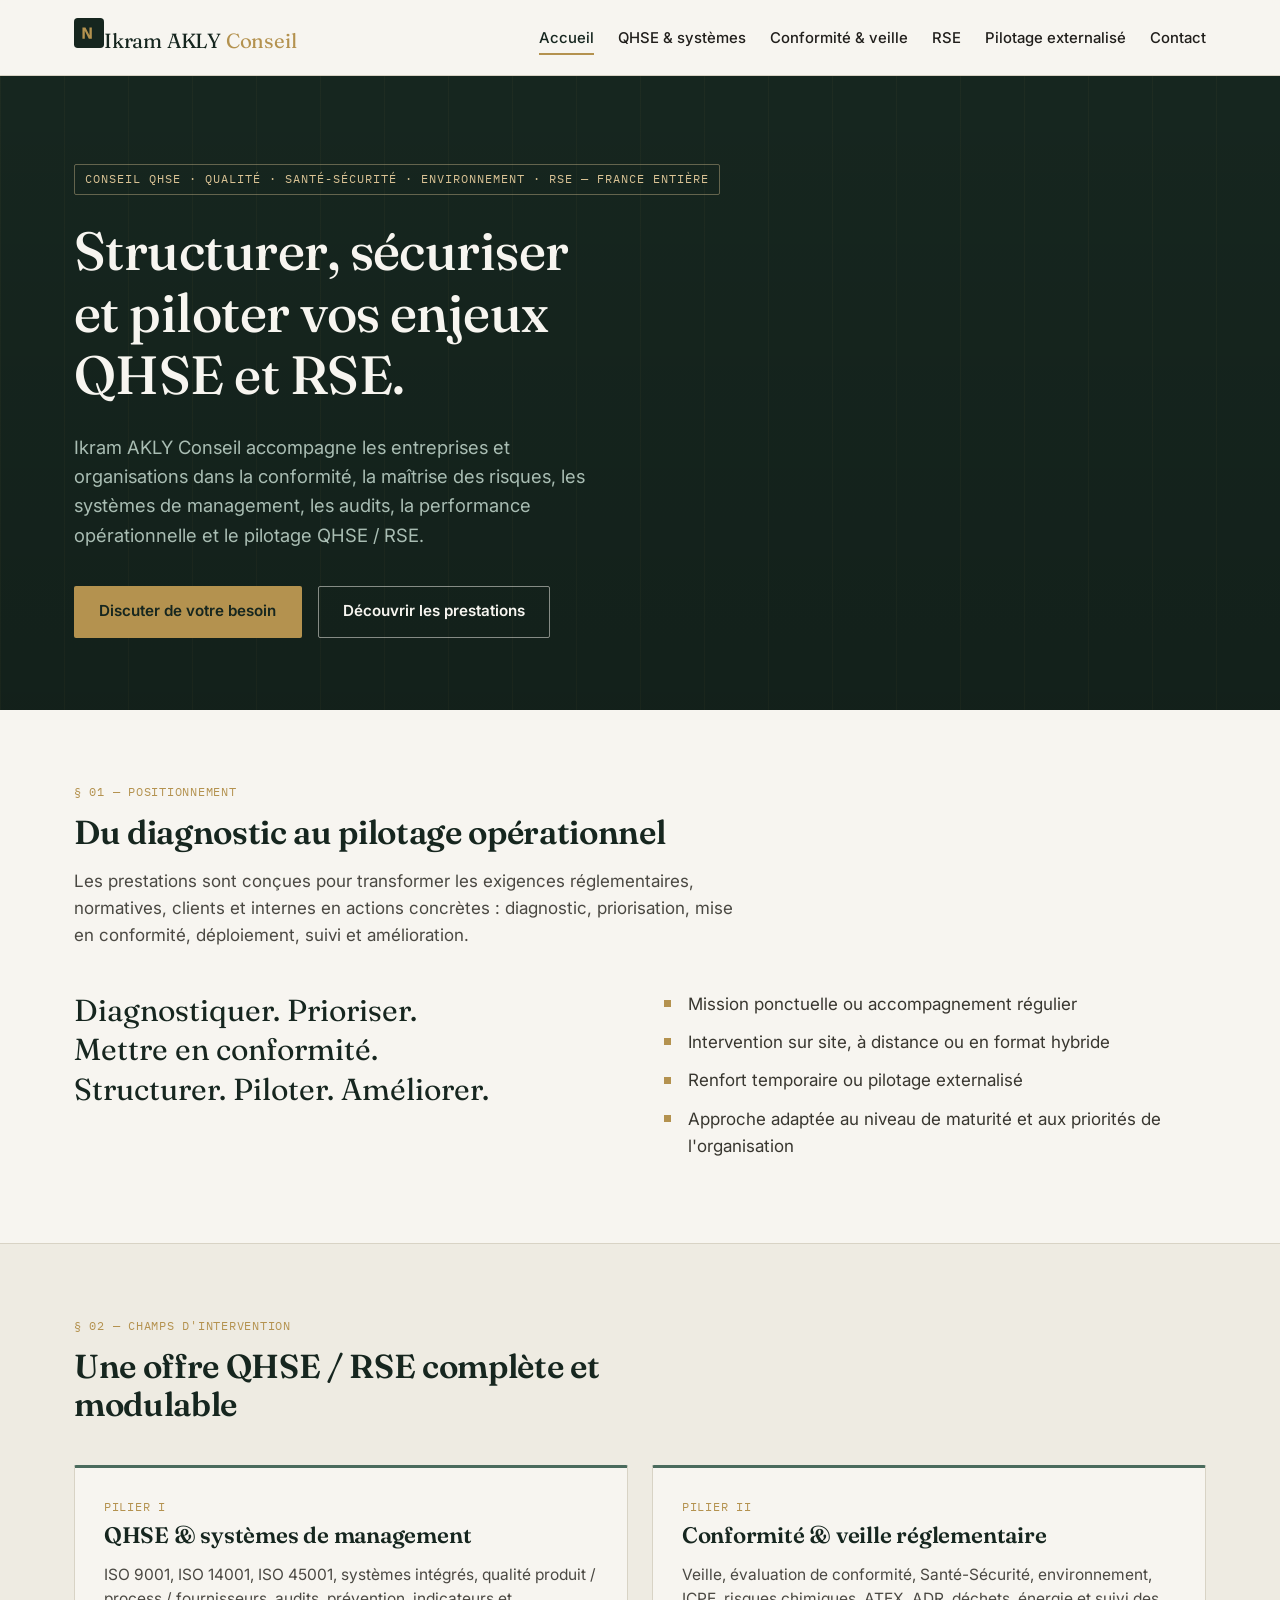
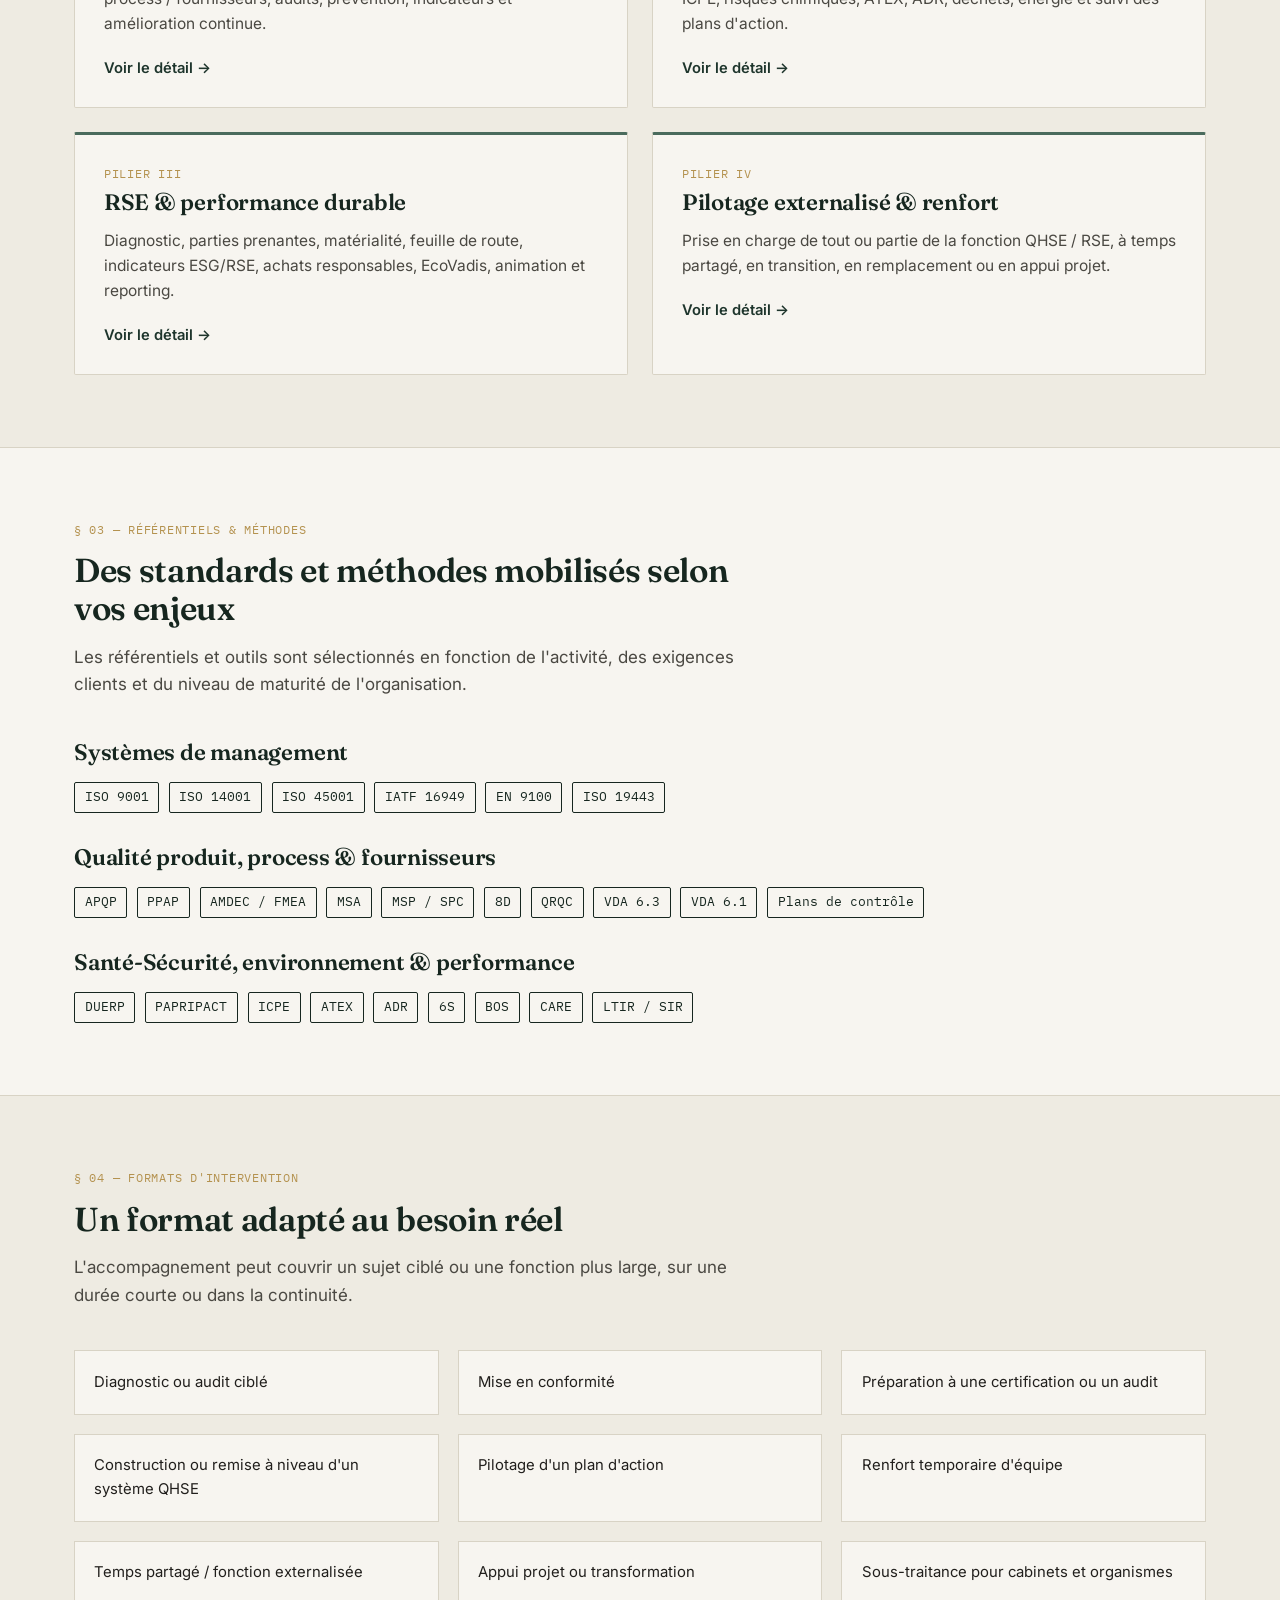
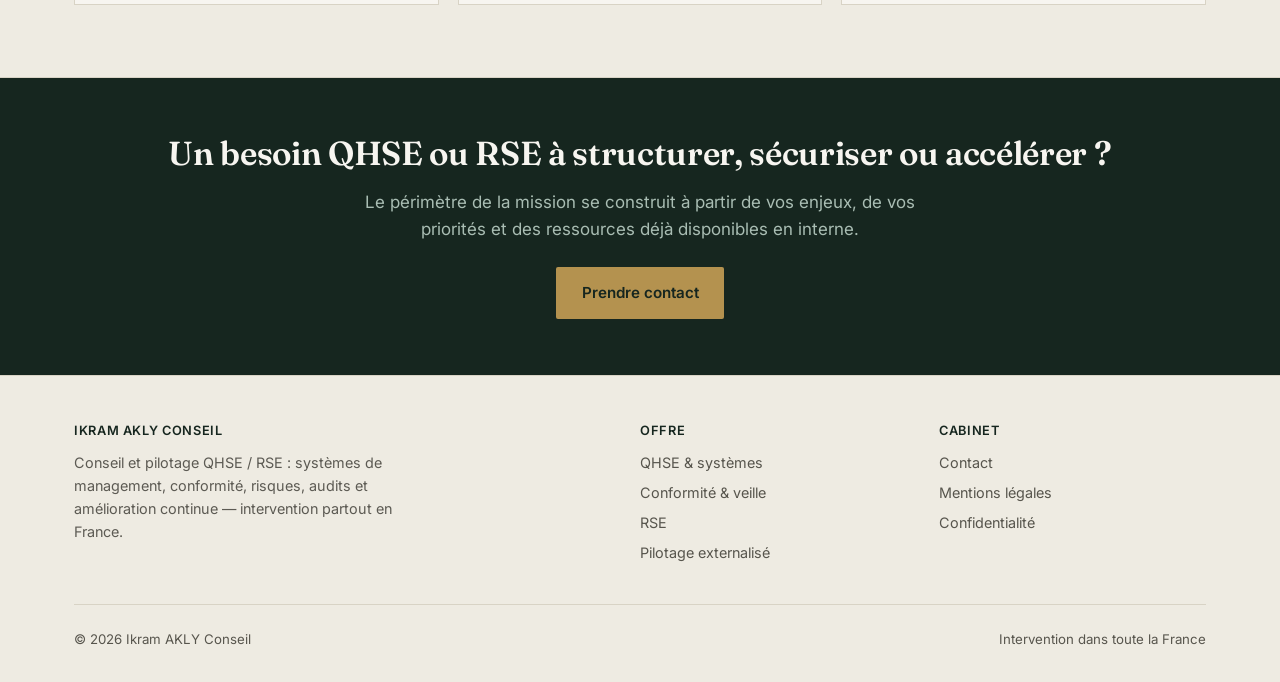
<file: index.html>
<!DOCTYPE html><html lang="fr"><head>
<meta charset="UTF-8"><meta name="viewport" content="width=device-width, initial-scale=1.0">
<title>Ikram AKLY Conseil — Conseil & pilotage QHSE / RSE</title><meta name="description" content="Conseil et pilotage QHSE / RSE partout en France : systèmes de management, conformité, qualité, prévention, audits, amélioration continue, RSE et renfort externalisé."><link rel="canonical" href="https://ikram-akly-conseil.pages.dev/"><link rel="icon" href="favicon.svg" type="image/svg+xml">
<meta property="og:type" content="website"><meta property="og:title" content="Ikram AKLY Conseil — Conseil & pilotage QHSE / RSE"><meta property="og:description" content="Conseil et pilotage QHSE / RSE partout en France : systèmes de management, conformité, qualité, prévention, audits, amélioration continue, RSE et renfort externalisé."><meta property="og:url" content="https://ikram-akly-conseil.pages.dev/"><meta property="og:locale" content="fr_FR"><meta name="twitter:card" content="summary">
<link rel="preconnect" href="https://fonts.googleapis.com"><link rel="preconnect" href="https://fonts.gstatic.com" crossorigin><link href="https://fonts.googleapis.com/css2?family=Fraunces:opsz,wght@9..144,500;9..144,600&family=Inter:wght@400;500;600;700&family=IBM+Plex+Mono:wght@500&display=swap" rel="stylesheet"><link rel="stylesheet" href="css/style.css">
<script type="application/ld+json">{"@context": "https://schema.org", "@type": "ProfessionalService", "name": "Ikram AKLY Conseil", "description": "Conseil et pilotage QHSE / RSE : systèmes de management, conformité, qualité, prévention, audits, amélioration continue et renfort externalisé.", "areaServed": ["France"], "url": "https://ikram-akly-conseil.pages.dev/", "knowsAbout": ["QHSE", "ISO 9001", "ISO 14001", "ISO 45001", "IATF 16949", "EN 9100", "ISO 19443", "APQP", "PPAP", "FMEA", "MSA", "SPC", "VDA 6.3", "ICPE", "ATEX", "ADR", "RSE", "EcoVadis"]}</script></head><body><a href="#main" class="skip-link">Aller au contenu principal</a><header class="site-header">
  <div class="nav-wrap">
    <a href="index.html" class="brand"><span class="brand-mark"><svg viewBox="0 0 32 32" width="30" height="30" xmlns="http://www.w3.org/2000/svg" aria-hidden="true"><rect width="32" height="32" rx="4" fill="#16261f"/><path d="M9 22V10h3.2l4.3 8.4V10H19v12h-3.2l-4.3-8.4V22H9z" fill="#b4924f"/></svg></span>Ikram AKLY <span class="mark">Conseil</span></a>
    <button class="nav-toggle" aria-label="Ouvrir le menu" aria-expanded="false"><svg width="22" height="22" viewBox="0 0 22 22" fill="none"><path d="M3 6H19M3 11H19M3 16H19" stroke="#16261f" stroke-width="1.6" stroke-linecap="round"/></svg></button>
    <nav class="main-nav" aria-label="Navigation principale"><ul>
      <li><a href="index.html">Accueil</a></li><li><a href="qse.html">QHSE &amp; systèmes</a></li><li><a href="conformite.html">Conformité &amp; veille</a></li><li><a href="rse.html">RSE</a></li><li><a href="pilotage.html">Pilotage externalisé</a></li><li><a href="contact.html">Contact</a></li>
    </ul></nav>
  </div>
</header><main id="main">
<section class="hero"><div class="hero-inner"><span class="hero-ref">Conseil QHSE · Qualité · Santé-Sécurité · Environnement · RSE — France entière</span><h1>Structurer, sécuriser et piloter vos enjeux QHSE et RSE.</h1><p class="hero-lede">Ikram AKLY Conseil accompagne les entreprises et organisations dans la conformité, la maîtrise des risques, les systèmes de management, les audits, la performance opérationnelle et le pilotage QHSE / RSE.</p><div class="hero-actions"><a href="contact.html" class="btn btn-primary">Discuter de votre besoin</a><a href="qse.html" class="btn btn-outline">Découvrir les prestations</a></div></div></section>
<section class="block"><div class="container"><div class="block-head"><span class="ref-tag">§ 01 — Positionnement</span><h2>Du diagnostic au pilotage opérationnel</h2><p>Les prestations sont conçues pour transformer les exigences réglementaires, normatives, clients et internes en actions concrètes : diagnostic, priorisation, mise en conformité, déploiement, suivi et amélioration.</p></div><div class="split"><p class="promise">Diagnostiquer. Prioriser. Mettre en conformité. Structurer. Piloter. Améliorer.</p><ul class="tick-list"><li>Mission ponctuelle ou accompagnement régulier</li><li>Intervention sur site, à distance ou en format hybride</li><li>Renfort temporaire ou pilotage externalisé</li><li>Approche adaptée au niveau de maturité et aux priorités de l'organisation</li></ul></div></div></section>
<section class="block alt"><div class="container"><div class="block-head"><span class="ref-tag">§ 02 — Champs d'intervention</span><h2>Une offre QHSE / RSE complète et modulable</h2></div><div class="pillars">
<div class="pillar-card"><span class="ref-tag">Pilier I</span><h3>QHSE &amp; systèmes de management</h3><p>ISO 9001, ISO 14001, ISO 45001, systèmes intégrés, qualité produit / process / fournisseurs, audits, prévention, indicateurs et amélioration continue.</p><a href="qse.html">Voir le détail</a></div>
<div class="pillar-card"><span class="ref-tag">Pilier II</span><h3>Conformité &amp; veille réglementaire</h3><p>Veille, évaluation de conformité, Santé-Sécurité, environnement, ICPE, risques chimiques, ATEX, ADR, déchets, énergie et suivi des plans d'action.</p><a href="conformite.html">Voir le détail</a></div>
<div class="pillar-card"><span class="ref-tag">Pilier III</span><h3>RSE &amp; performance durable</h3><p>Diagnostic, parties prenantes, matérialité, feuille de route, indicateurs ESG/RSE, achats responsables, EcoVadis, animation et reporting.</p><a href="rse.html">Voir le détail</a></div>
<div class="pillar-card"><span class="ref-tag">Pilier IV</span><h3>Pilotage externalisé &amp; renfort</h3><p>Prise en charge de tout ou partie de la fonction QHSE / RSE, à temps partagé, en transition, en remplacement ou en appui projet.</p><a href="pilotage.html">Voir le détail</a></div>
</div></div></section>
<section class="block"><div class="container"><div class="block-head"><span class="ref-tag">§ 03 — Référentiels &amp; méthodes</span><h2>Des standards et méthodes mobilisés selon vos enjeux</h2><p>Les référentiels et outils sont sélectionnés en fonction de l'activité, des exigences clients et du niveau de maturité de l'organisation.</p></div>
<h3>Systèmes de management</h3><div class="cert-row"><span class="cert-chip">ISO 9001</span><span class="cert-chip">ISO 14001</span><span class="cert-chip">ISO 45001</span><span class="cert-chip">IATF 16949</span><span class="cert-chip">EN 9100</span><span class="cert-chip">ISO 19443</span></div>
<h3 style="margin-top:2rem;">Qualité produit, process &amp; fournisseurs</h3><div class="cert-row"><span class="cert-chip">APQP</span><span class="cert-chip">PPAP</span><span class="cert-chip">AMDEC / FMEA</span><span class="cert-chip">MSA</span><span class="cert-chip">MSP / SPC</span><span class="cert-chip">8D</span><span class="cert-chip">QRQC</span><span class="cert-chip">VDA 6.3</span><span class="cert-chip">VDA 6.1</span><span class="cert-chip">Plans de contrôle</span></div>
<h3 style="margin-top:2rem;">Santé-Sécurité, environnement &amp; performance</h3><div class="cert-row"><span class="cert-chip">DUERP</span><span class="cert-chip">PAPRIPACT</span><span class="cert-chip">ICPE</span><span class="cert-chip">ATEX</span><span class="cert-chip">ADR</span><span class="cert-chip">6S</span><span class="cert-chip">BOS</span><span class="cert-chip">CARE</span><span class="cert-chip">LTIR / SIR</span></div>
</div></section>
<section class="block alt"><div class="container"><div class="block-head"><span class="ref-tag">§ 04 — Formats d'intervention</span><h2>Un format adapté au besoin réel</h2><p>L'accompagnement peut couvrir un sujet ciblé ou une fonction plus large, sur une durée courte ou dans la continuité.</p></div><div class="target-grid"><div class="target-item">Diagnostic ou audit ciblé</div><div class="target-item">Mise en conformité</div><div class="target-item">Préparation à une certification ou un audit</div><div class="target-item">Construction ou remise à niveau d'un système QHSE</div><div class="target-item">Pilotage d'un plan d'action</div><div class="target-item">Renfort temporaire d'équipe</div><div class="target-item">Temps partagé / fonction externalisée</div><div class="target-item">Appui projet ou transformation</div><div class="target-item">Sous-traitance pour cabinets et organismes</div></div></div></section>
<section class="cta-band"><div class="container"><h2>Un besoin QHSE ou RSE à structurer, sécuriser ou accélérer ?</h2><p>Le périmètre de la mission se construit à partir de vos enjeux, de vos priorités et des ressources déjà disponibles en interne.</p><div class="btn-row"><a href="contact.html" class="btn btn-primary">Prendre contact</a></div></div></section></main><footer class="site-footer"><div class="container"><div class="footer-grid">
<div><h4>Ikram AKLY Conseil</h4><p class="text-muted" style="max-width:38ch;">Conseil et pilotage QHSE / RSE : systèmes de management, conformité, risques, audits et amélioration continue — intervention partout en France.</p></div>
<div><h4>Offre</h4><ul><li><a href="qse.html">QHSE &amp; systèmes</a></li><li><a href="conformite.html">Conformité &amp; veille</a></li><li><a href="rse.html">RSE</a></li><li><a href="pilotage.html">Pilotage externalisé</a></li></ul></div>
<div><h4>Cabinet</h4><ul><li><a href="contact.html">Contact</a></li><li><a href="mentions-legales.html">Mentions légales</a></li><li><a href="confidentialite.html">Confidentialité</a></li></ul></div>
</div><div class="footer-bottom"><span>© 2026 Ikram AKLY Conseil</span><span>Intervention dans toute la France</span></div></div></footer><script src="js/main.js"></script></body></html>
</file>
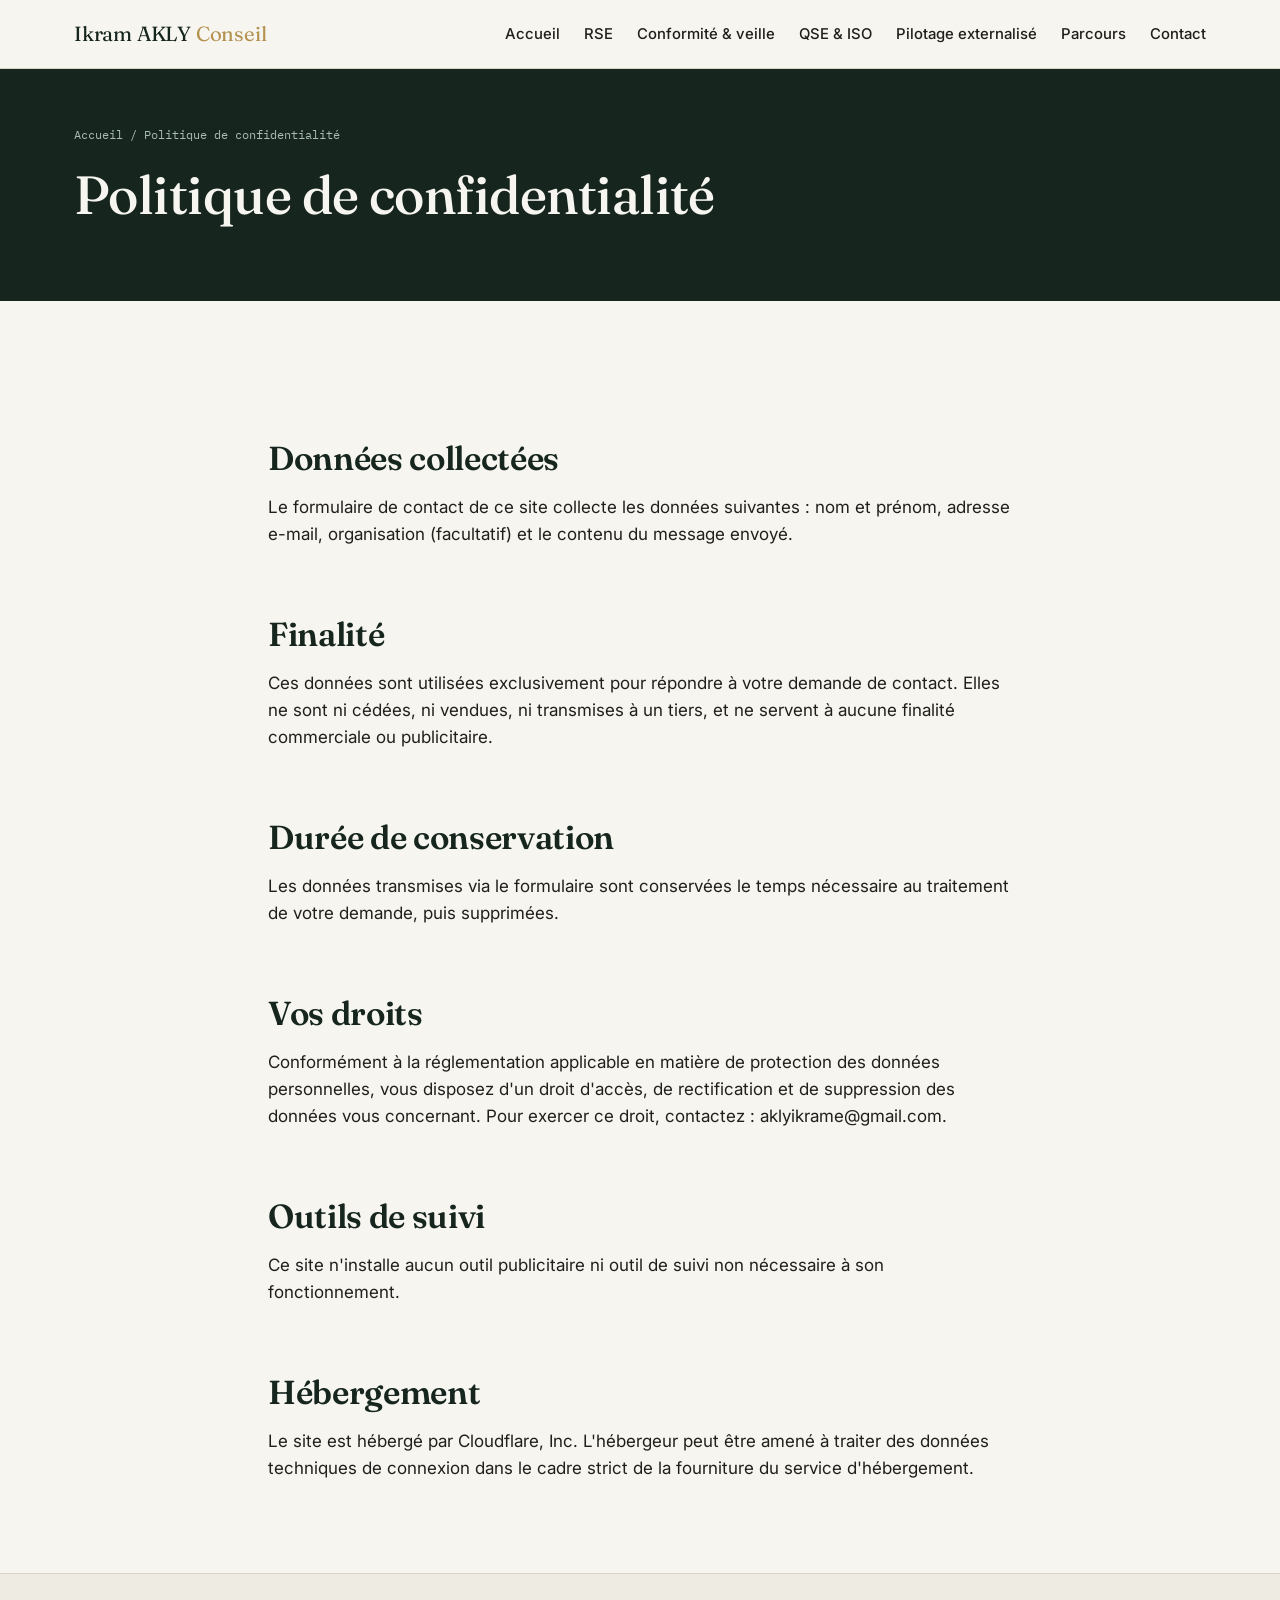
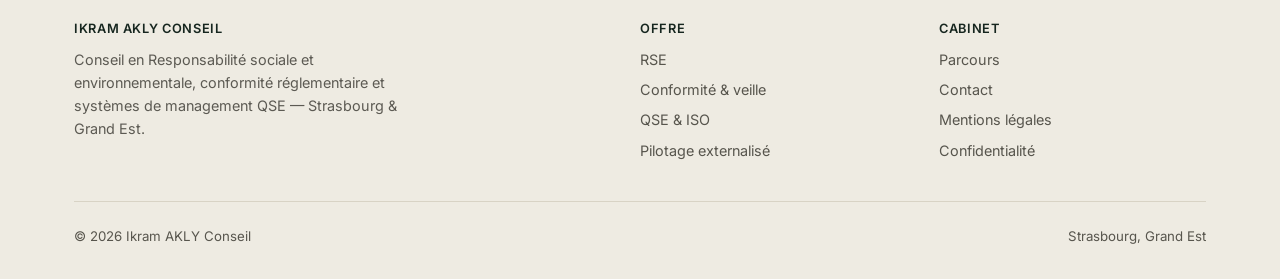
<file: confidentialite.html>
<!DOCTYPE html>
<html lang="fr">
<head>
<meta charset="UTF-8">
<meta name="viewport" content="width=device-width, initial-scale=1.0">
<title>Politique de confidentialité | Ikram AKLY Conseil</title>
<meta name="description" content="Politique de confidentialité et de protection des données personnelles du site Ikram AKLY Conseil.">
<link rel="canonical" href="https://ikram-akly-conseil.pages.dev/confidentialite.html">
<link rel="icon" href="favicon.svg" type="image/svg+xml">

<link rel="preconnect" href="https://fonts.googleapis.com">
<link rel="preconnect" href="https://fonts.gstatic.com" crossorigin>
<link href="https://fonts.googleapis.com/css2?family=Fraunces:opsz,wght@9..144,500;9..144,600&family=Inter:wght@400;500;600;700&family=IBM+Plex+Mono:wght@500&display=swap" rel="stylesheet">
<link rel="stylesheet" href="css/style.css">
</head>
<body>
<a href="#main" class="skip-link">Aller au contenu principal</a>

<header class="site-header">
  <div class="nav-wrap">
    <a href="index.html" class="brand">Ikram AKLY <span class="mark">Conseil</span></a>
    <button class="nav-toggle" aria-label="Ouvrir le menu" aria-expanded="false">
      <svg width="22" height="22" viewBox="0 0 22 22" fill="none"><path d="M3 6H19M3 11H19M3 16H19" stroke="#16261f" stroke-width="1.6" stroke-linecap="round"/></svg>
    </button>
    <nav class="main-nav" aria-label="Navigation principale">
      <ul>
        <li><a href="index.html">Accueil</a></li>
        <li><a href="rse.html">RSE</a></li>
        <li><a href="conformite.html">Conformité &amp; veille</a></li>
        <li><a href="qse.html">QSE &amp; ISO</a></li>
        <li><a href="pilotage.html">Pilotage externalisé</a></li>
        <li><a href="parcours.html">Parcours</a></li>
        <li><a href="contact.html">Contact</a></li>
      </ul>
    </nav>
  </div>
</header>

<main id="main">
  <section class="page-hero">
    <div class="container">
      <p class="breadcrumb"><a href="index.html">Accueil</a> / Politique de confidentialité</p>
      <h1>Politique de confidentialité</h1>
    </div>
  </section>

  <section class="block">
    <div class="container legal-content">

      <h2>Données collectées</h2>
      <p>Le formulaire de contact de ce site collecte les données suivantes : nom et prénom, adresse e-mail, organisation (facultatif) et le contenu du message envoyé.</p>

      <h2>Finalité</h2>
      <p>Ces données sont utilisées exclusivement pour répondre à votre demande de contact. Elles ne sont ni cédées, ni vendues, ni transmises à un tiers, et ne servent à aucune finalité commerciale ou publicitaire.</p>

      <h2>Durée de conservation</h2>
      <p>Les données transmises via le formulaire sont conservées le temps nécessaire au traitement de votre demande, puis supprimées.</p>

      <h2>Vos droits</h2>
      <p>Conformément à la réglementation applicable en matière de protection des données personnelles, vous disposez d'un droit d'accès, de rectification et de suppression des données vous concernant. Pour exercer ce droit, contactez : aklyikrame@gmail.com.</p>

      <h2>Outils de suivi</h2>
      <p>Ce site n'installe aucun outil publicitaire ni outil de suivi non nécessaire à son fonctionnement.</p>

      <h2>Hébergement</h2>
      <p>Le site est hébergé par Cloudflare, Inc. L'hébergeur peut être amené à traiter des données techniques de connexion dans le cadre strict de la fourniture du service d'hébergement.</p>

    </div>
  </section>
</main>

<footer class="site-footer">
  <div class="container">
    <div class="footer-grid">
      <div>
        <h4>Ikram AKLY Conseil</h4>
        <p class="text-muted" style="max-width:38ch;">Conseil en Responsabilité sociale et environnementale, conformité réglementaire et systèmes de management QSE — Strasbourg &amp; Grand Est.</p>
      </div>
      <div>
        <h4>Offre</h4>
        <ul>
          <li><a href="rse.html">RSE</a></li>
          <li><a href="conformite.html">Conformité &amp; veille</a></li>
          <li><a href="qse.html">QSE &amp; ISO</a></li>
          <li><a href="pilotage.html">Pilotage externalisé</a></li>
        </ul>
      </div>
      <div>
        <h4>Cabinet</h4>
        <ul>
          <li><a href="parcours.html">Parcours</a></li>
          <li><a href="contact.html">Contact</a></li>
          <li><a href="mentions-legales.html">Mentions légales</a></li>
          <li><a href="confidentialite.html">Confidentialité</a></li>
        </ul>
      </div>
    </div>
    <div class="footer-bottom">
      <span>© 2026 Ikram AKLY Conseil</span>
      <span>Strasbourg, Grand Est</span>
    </div>
  </div>
</footer>

<script src="js/main.js"></script>
</body>
</html>
</file>
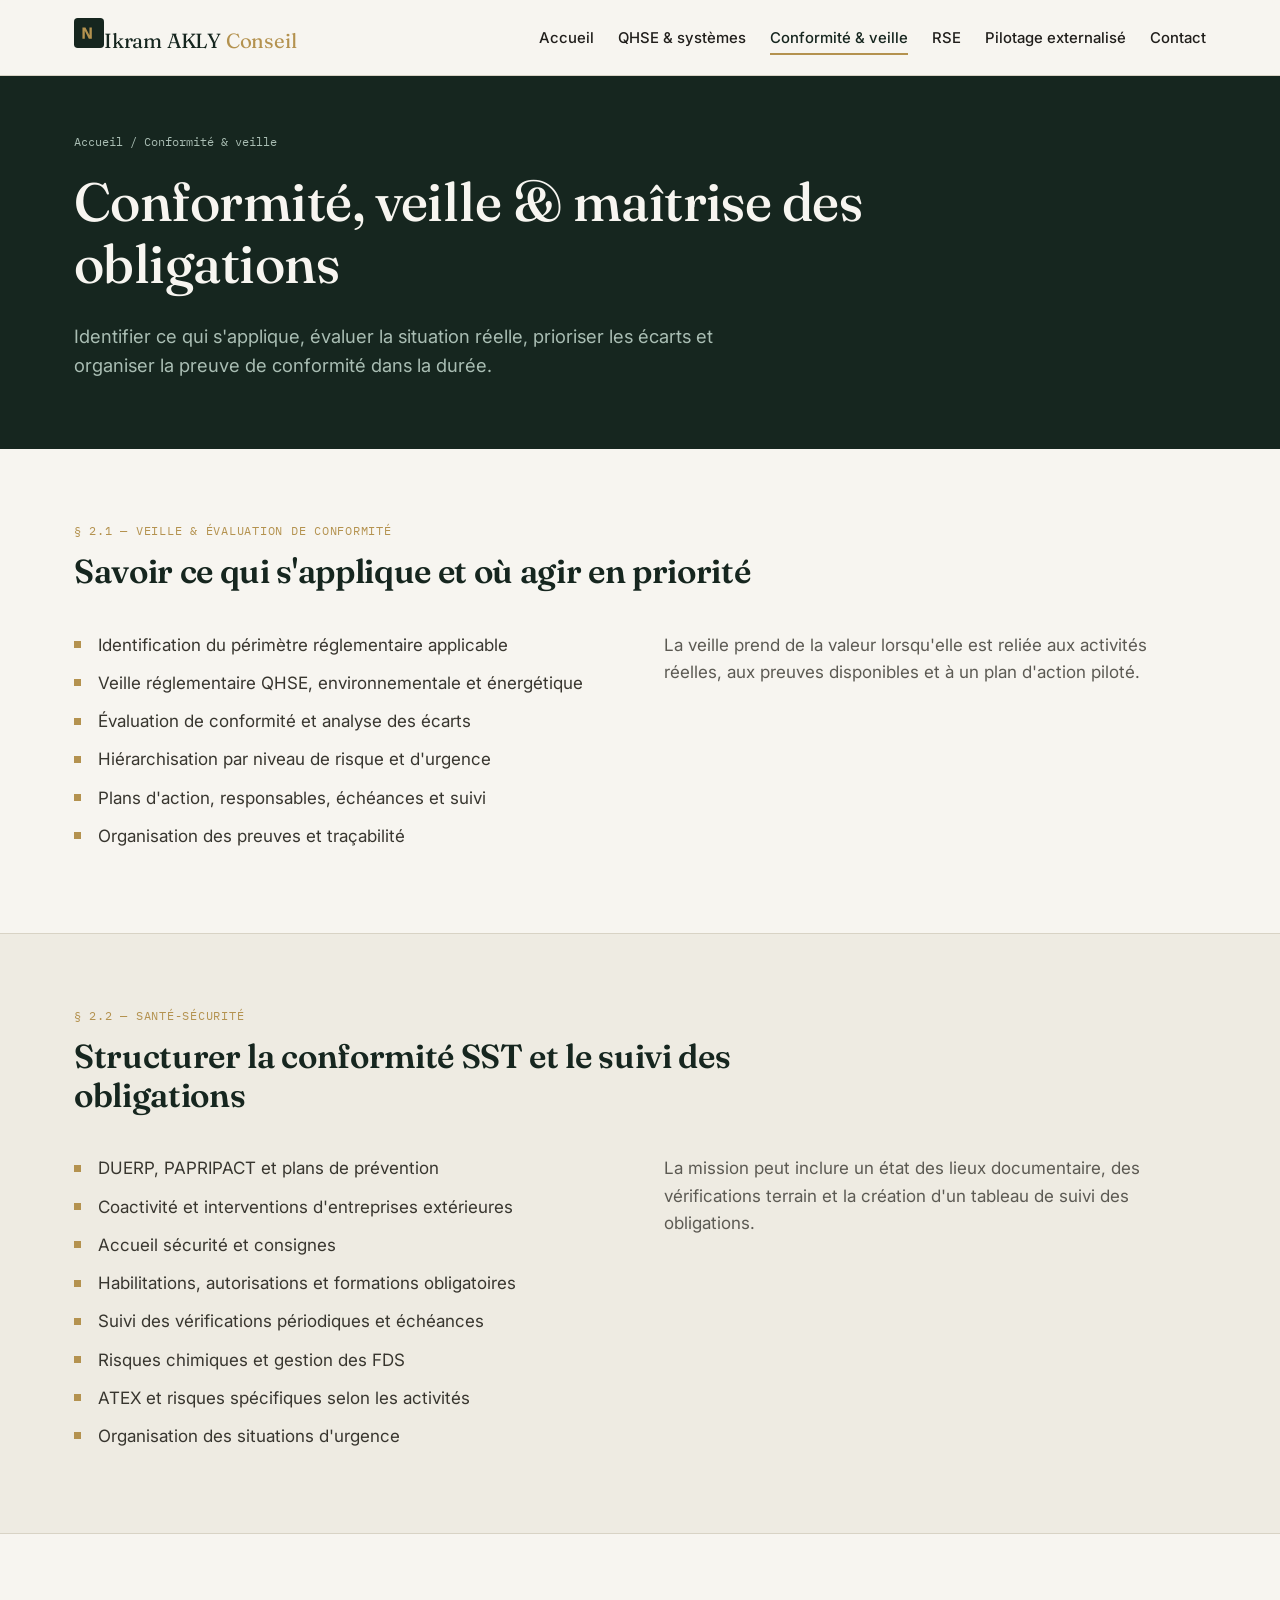
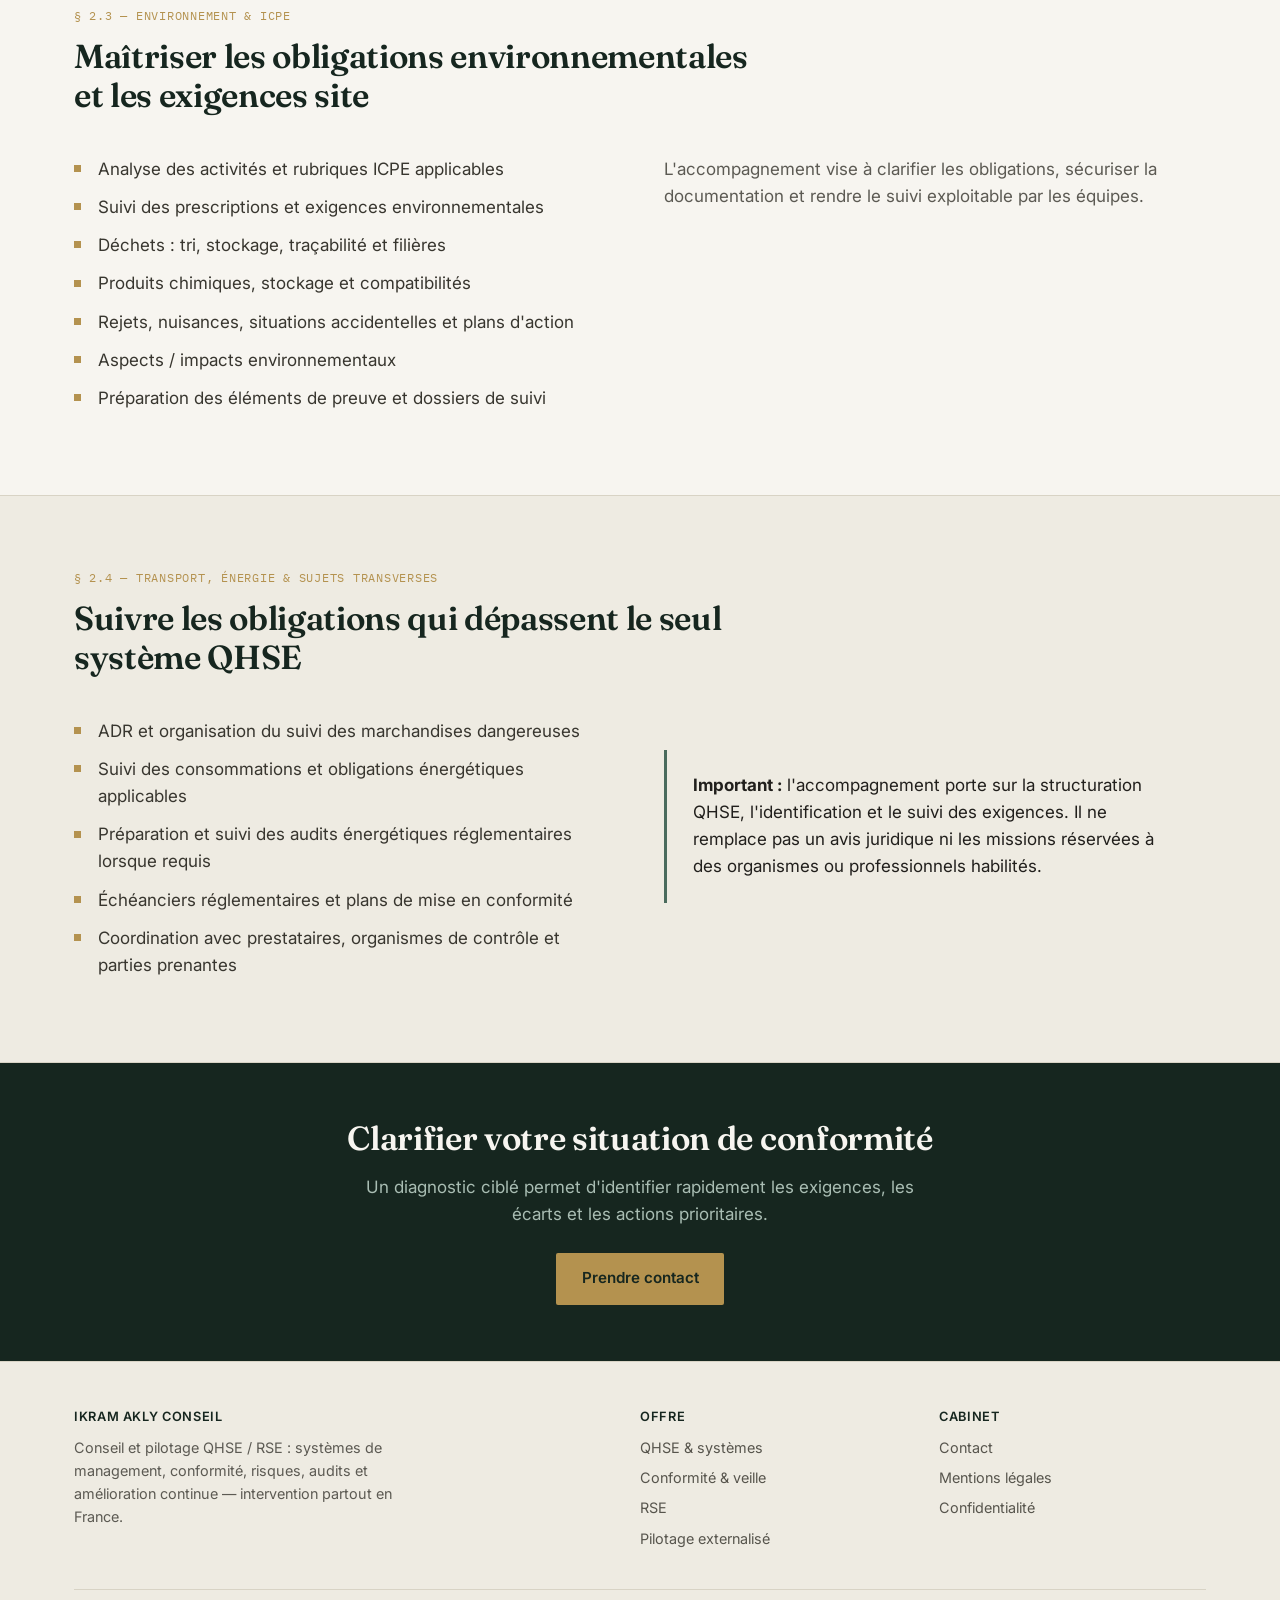
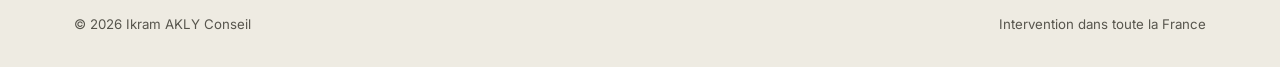
<file: conformite.html>
<!DOCTYPE html><html lang="fr"><head>
<meta charset="UTF-8"><meta name="viewport" content="width=device-width, initial-scale=1.0">
<title>Conformité & veille réglementaire QHSE | Ikram AKLY Conseil</title><meta name="description" content="Veille et conformité QHSE : SST, DUERP, ICPE, environnement, risques chimiques, ATEX, ADR, déchets, énergie, évaluation des écarts et plans de mise en conformité."><link rel="canonical" href="https://ikram-akly-conseil.pages.dev/conformite.html"><link rel="icon" href="favicon.svg" type="image/svg+xml">
<meta property="og:type" content="website"><meta property="og:title" content="Conformité & veille réglementaire QHSE"><meta property="og:description" content="Veille et conformité QHSE : SST, DUERP, ICPE, environnement, risques chimiques, ATEX, ADR, déchets, énergie, évaluation des écarts et plans de mise en conformité."><meta property="og:url" content="https://ikram-akly-conseil.pages.dev/conformite.html"><meta property="og:locale" content="fr_FR"><meta name="twitter:card" content="summary">
<link rel="preconnect" href="https://fonts.googleapis.com"><link rel="preconnect" href="https://fonts.gstatic.com" crossorigin><link href="https://fonts.googleapis.com/css2?family=Fraunces:opsz,wght@9..144,500;9..144,600&family=Inter:wght@400;500;600;700&family=IBM+Plex+Mono:wght@500&display=swap" rel="stylesheet"><link rel="stylesheet" href="css/style.css">
<script type="application/ld+json">{"@context": "https://schema.org", "@type": "Service", "name": "Conformité & veille réglementaire QHSE", "provider": {"@type": "ProfessionalService", "name": "Ikram AKLY Conseil"}, "areaServed": ["France"], "url": "https://ikram-akly-conseil.pages.dev/conformite.html"}</script></head><body><a href="#main" class="skip-link">Aller au contenu principal</a><header class="site-header">
  <div class="nav-wrap">
    <a href="index.html" class="brand"><span class="brand-mark"><svg viewBox="0 0 32 32" width="30" height="30" xmlns="http://www.w3.org/2000/svg" aria-hidden="true"><rect width="32" height="32" rx="4" fill="#16261f"/><path d="M9 22V10h3.2l4.3 8.4V10H19v12h-3.2l-4.3-8.4V22H9z" fill="#b4924f"/></svg></span>Ikram AKLY <span class="mark">Conseil</span></a>
    <button class="nav-toggle" aria-label="Ouvrir le menu" aria-expanded="false"><svg width="22" height="22" viewBox="0 0 22 22" fill="none"><path d="M3 6H19M3 11H19M3 16H19" stroke="#16261f" stroke-width="1.6" stroke-linecap="round"/></svg></button>
    <nav class="main-nav" aria-label="Navigation principale"><ul>
      <li><a href="index.html">Accueil</a></li><li><a href="qse.html">QHSE &amp; systèmes</a></li><li><a href="conformite.html">Conformité &amp; veille</a></li><li><a href="rse.html">RSE</a></li><li><a href="pilotage.html">Pilotage externalisé</a></li><li><a href="contact.html">Contact</a></li>
    </ul></nav>
  </div>
</header><main id="main"><section class="page-hero"><div class="container"><p class="breadcrumb"><a href="index.html">Accueil</a> / Conformité &amp; veille</p><h1>Conformité, veille &amp; maîtrise des obligations</h1><p class="hero-lede">Identifier ce qui s'applique, évaluer la situation réelle, prioriser les écarts et organiser la preuve de conformité dans la durée.</p></div></section>
<section class="block"><div class="container"><div class="block-head"><span class="ref-tag">§ 2.1 — Veille &amp; évaluation de conformité</span><h2>Savoir ce qui s'applique et où agir en priorité</h2></div><div class="split"><ul class="tick-list"><li>Identification du périmètre réglementaire applicable</li><li>Veille réglementaire QHSE, environnementale et énergétique</li><li>Évaluation de conformité et analyse des écarts</li><li>Hiérarchisation par niveau de risque et d'urgence</li><li>Plans d'action, responsables, échéances et suivi</li><li>Organisation des preuves et traçabilité</li></ul><p class="text-muted">La veille prend de la valeur lorsqu'elle est reliée aux activités réelles, aux preuves disponibles et à un plan d'action piloté.</p></div></div></section>
<section class="block alt"><div class="container"><div class="block-head"><span class="ref-tag">§ 2.2 — Santé-Sécurité</span><h2>Structurer la conformité SST et le suivi des obligations</h2></div><div class="split"><ul class="tick-list"><li>DUERP, PAPRIPACT et plans de prévention</li><li>Coactivité et interventions d'entreprises extérieures</li><li>Accueil sécurité et consignes</li><li>Habilitations, autorisations et formations obligatoires</li><li>Suivi des vérifications périodiques et échéances</li><li>Risques chimiques et gestion des FDS</li><li>ATEX et risques spécifiques selon les activités</li><li>Organisation des situations d'urgence</li></ul><p class="text-muted">La mission peut inclure un état des lieux documentaire, des vérifications terrain et la création d'un tableau de suivi des obligations.</p></div></div></section>
<section class="block"><div class="container"><div class="block-head"><span class="ref-tag">§ 2.3 — Environnement &amp; ICPE</span><h2>Maîtriser les obligations environnementales et les exigences site</h2></div><div class="split"><ul class="tick-list"><li>Analyse des activités et rubriques ICPE applicables</li><li>Suivi des prescriptions et exigences environnementales</li><li>Déchets : tri, stockage, traçabilité et filières</li><li>Produits chimiques, stockage et compatibilités</li><li>Rejets, nuisances, situations accidentelles et plans d'action</li><li>Aspects / impacts environnementaux</li><li>Préparation des éléments de preuve et dossiers de suivi</li></ul><p class="text-muted">L'accompagnement vise à clarifier les obligations, sécuriser la documentation et rendre le suivi exploitable par les équipes.</p></div></div></section>
<section class="block alt"><div class="container"><div class="block-head"><span class="ref-tag">§ 2.4 — Transport, énergie &amp; sujets transverses</span><h2>Suivre les obligations qui dépassent le seul système QHSE</h2></div><div class="split"><ul class="tick-list"><li>ADR et organisation du suivi des marchandises dangereuses</li><li>Suivi des consommations et obligations énergétiques applicables</li><li>Préparation et suivi des audits énergétiques réglementaires lorsque requis</li><li>Échéanciers réglementaires et plans de mise en conformité</li><li>Coordination avec prestataires, organismes de contrôle et parties prenantes</li></ul><div class="callout"><p><strong>Important :</strong> l'accompagnement porte sur la structuration QHSE, l'identification et le suivi des exigences. Il ne remplace pas un avis juridique ni les missions réservées à des organismes ou professionnels habilités.</p></div></div></div></section>
<section class="cta-band"><div class="container"><h2>Clarifier votre situation de conformité</h2><p>Un diagnostic ciblé permet d'identifier rapidement les exigences, les écarts et les actions prioritaires.</p><div class="btn-row"><a href="contact.html" class="btn btn-primary">Prendre contact</a></div></div></section></main><footer class="site-footer"><div class="container"><div class="footer-grid">
<div><h4>Ikram AKLY Conseil</h4><p class="text-muted" style="max-width:38ch;">Conseil et pilotage QHSE / RSE : systèmes de management, conformité, risques, audits et amélioration continue — intervention partout en France.</p></div>
<div><h4>Offre</h4><ul><li><a href="qse.html">QHSE &amp; systèmes</a></li><li><a href="conformite.html">Conformité &amp; veille</a></li><li><a href="rse.html">RSE</a></li><li><a href="pilotage.html">Pilotage externalisé</a></li></ul></div>
<div><h4>Cabinet</h4><ul><li><a href="contact.html">Contact</a></li><li><a href="mentions-legales.html">Mentions légales</a></li><li><a href="confidentialite.html">Confidentialité</a></li></ul></div>
</div><div class="footer-bottom"><span>© 2026 Ikram AKLY Conseil</span><span>Intervention dans toute la France</span></div></div></footer><script src="js/main.js"></script></body></html>
</file>
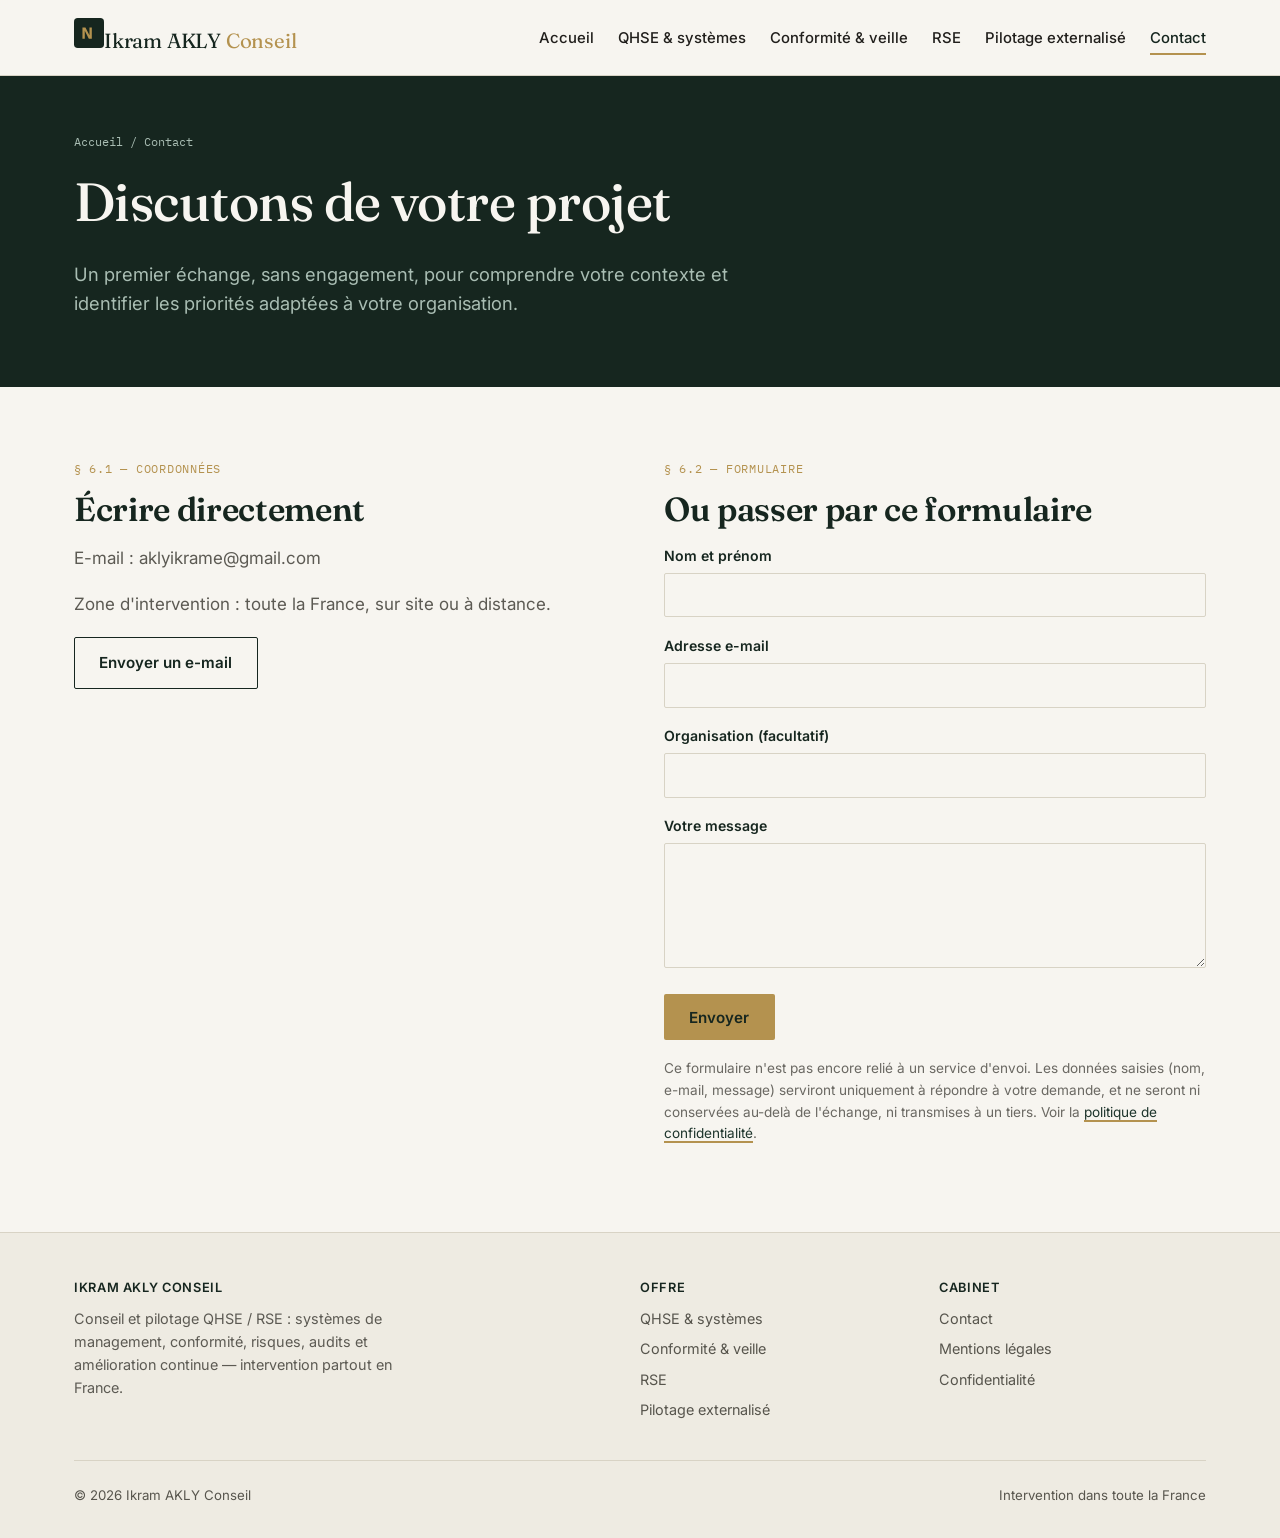
<file: contact.html>
<!DOCTYPE html>
<html lang="fr">
<head>
<meta charset="UTF-8">
<meta name="viewport" content="width=device-width, initial-scale=1.0">
<title>Contact — Ikram AKLY Conseil</title>
<meta name="description" content="Contactez Ikram AKLY Conseil pour discuter de votre projet QHSE, RSE ou de mise en conformité réglementaire, partout en France.">
<link rel="canonical" href="https://ikram-akly-conseil.pages.dev/contact.html">
<link rel="icon" href="favicon.svg" type="image/svg+xml">

<meta property="og:type" content="website">
<meta property="og:title" content="Contact | Ikram AKLY Conseil">
<meta property="og:description" content="Discutons de votre projet RSE, QSE ou de mise en conformité réglementaire.">
<meta property="og:url" content="https://ikram-akly-conseil.pages.dev/contact.html">
<meta property="og:locale" content="fr_FR">
<meta name="twitter:card" content="summary">

<link rel="preconnect" href="https://fonts.googleapis.com">
<link rel="preconnect" href="https://fonts.gstatic.com" crossorigin>
<link href="https://fonts.googleapis.com/css2?family=Fraunces:opsz,wght@9..144,500;9..144,600&family=Inter:wght@400;500;600;700&family=IBM+Plex+Mono:wght@500&display=swap" rel="stylesheet">
<link rel="stylesheet" href="css/style.css">
</head>
<body>
<a href="#main" class="skip-link">Aller au contenu principal</a>

<header class="site-header">
  <div class="nav-wrap">
    <a href="index.html" class="brand"><span class="brand-mark"><svg viewBox="0 0 32 32" width="30" height="30" xmlns="http://www.w3.org/2000/svg" aria-hidden="true"><rect width="32" height="32" rx="4" fill="#16261f"/><path d="M9 22V10h3.2l4.3 8.4V10H19v12h-3.2l-4.3-8.4V22H9z" fill="#b4924f"/></svg></span>Ikram AKLY <span class="mark">Conseil</span></a>
    <button class="nav-toggle" aria-label="Ouvrir le menu" aria-expanded="false">
      <svg width="22" height="22" viewBox="0 0 22 22" fill="none"><path d="M3 6H19M3 11H19M3 16H19" stroke="#16261f" stroke-width="1.6" stroke-linecap="round"/></svg>
    </button>
    <nav class="main-nav" aria-label="Navigation principale">
      <ul>
        <li><a href="index.html">Accueil</a></li>
        <li><a href="qse.html">QHSE &amp; systèmes</a></li>
        <li><a href="conformite.html">Conformité &amp; veille</a></li>
        <li><a href="rse.html">RSE</a></li>
        <li><a href="pilotage.html">Pilotage externalisé</a></li>
        <li><a href="contact.html">Contact</a></li>
      </ul>
    </nav>
  </div>
</header>

<main id="main">

  <section class="page-hero">
    <div class="container">
      <p class="breadcrumb"><a href="index.html">Accueil</a> / Contact</p>
      <h1>Discutons de votre projet</h1>
      <p class="hero-lede">Un premier échange, sans engagement, pour comprendre votre contexte et identifier les priorités adaptées à votre organisation.</p>
    </div>
  </section>

  <section class="block">
    <div class="container">
      <div class="split">
        <div>
          <span class="ref-tag">§ 6.1 — Coordonnées</span>
          <h2>Écrire directement</h2>
          <p class="text-muted">
            E-mail : aklyikrame@gmail.com
          </p>
          <p class="text-muted">Zone d'intervention : toute la France, sur site ou à distance.</p>
          <a href="mailto:aklyikrame@gmail.com" class="btn btn-dark">Envoyer un e-mail</a>
        </div>

        <div>
          <span class="ref-tag">§ 6.2 — Formulaire</span>
          <h2>Ou passer par ce formulaire</h2>
          <form class="contact-form" action="#" method="post">
            <div>
              <label for="name">Nom et prénom</label>
              <input type="text" id="name" name="name" autocomplete="name" required>
            </div>
            <div>
              <label for="email">Adresse e-mail</label>
              <input type="email" id="email" name="email" autocomplete="email" required>
            </div>
            <div>
              <label for="org">Organisation (facultatif)</label>
              <input type="text" id="org" name="org" autocomplete="organization">
            </div>
            <div>
              <label for="message">Votre message</label>
              <textarea id="message" name="message" rows="5" required></textarea>
            </div>
            <button type="submit" class="btn btn-primary" style="justify-self:start;">Envoyer</button>
            <p class="form-note">Ce formulaire n'est pas encore relié à un service d'envoi. Les données saisies (nom, e-mail, message) serviront uniquement à répondre à votre demande, et ne seront ni conservées au-delà de l'échange, ni transmises à un tiers. Voir la <a href="confidentialite.html">politique de confidentialité</a>.</p>
          </form>
        </div>
      </div>
    </div>
  </section>

</main>

<footer class="site-footer">
  <div class="container">
    <div class="footer-grid">
      <div>
        <h4>Ikram AKLY Conseil</h4>
        <p class="text-muted" style="max-width:38ch;">Conseil et pilotage QHSE / RSE : systèmes de management, conformité, risques, audits et amélioration continue — intervention partout en France.</p>
      </div>
      <div>
        <h4>Offre</h4>
        <ul>
          <li><a href="qse.html">QHSE &amp; systèmes</a></li>
          <li><a href="conformite.html">Conformité &amp; veille</a></li>
          <li><a href="rse.html">RSE</a></li>
          <li><a href="pilotage.html">Pilotage externalisé</a></li>
        </ul>
      </div>
      <div>
        <h4>Cabinet</h4>
        <ul>
          <li><a href="contact.html">Contact</a></li>
          <li><a href="mentions-legales.html">Mentions légales</a></li>
          <li><a href="confidentialite.html">Confidentialité</a></li>
        </ul>
      </div>
    </div>
    <div class="footer-bottom">
      <span>© 2026 Ikram AKLY Conseil</span>
      <span>Intervention dans toute la France</span>
    </div>
  </div>
</footer>

<script src="js/main.js"></script>
</body>
</html>
</file>
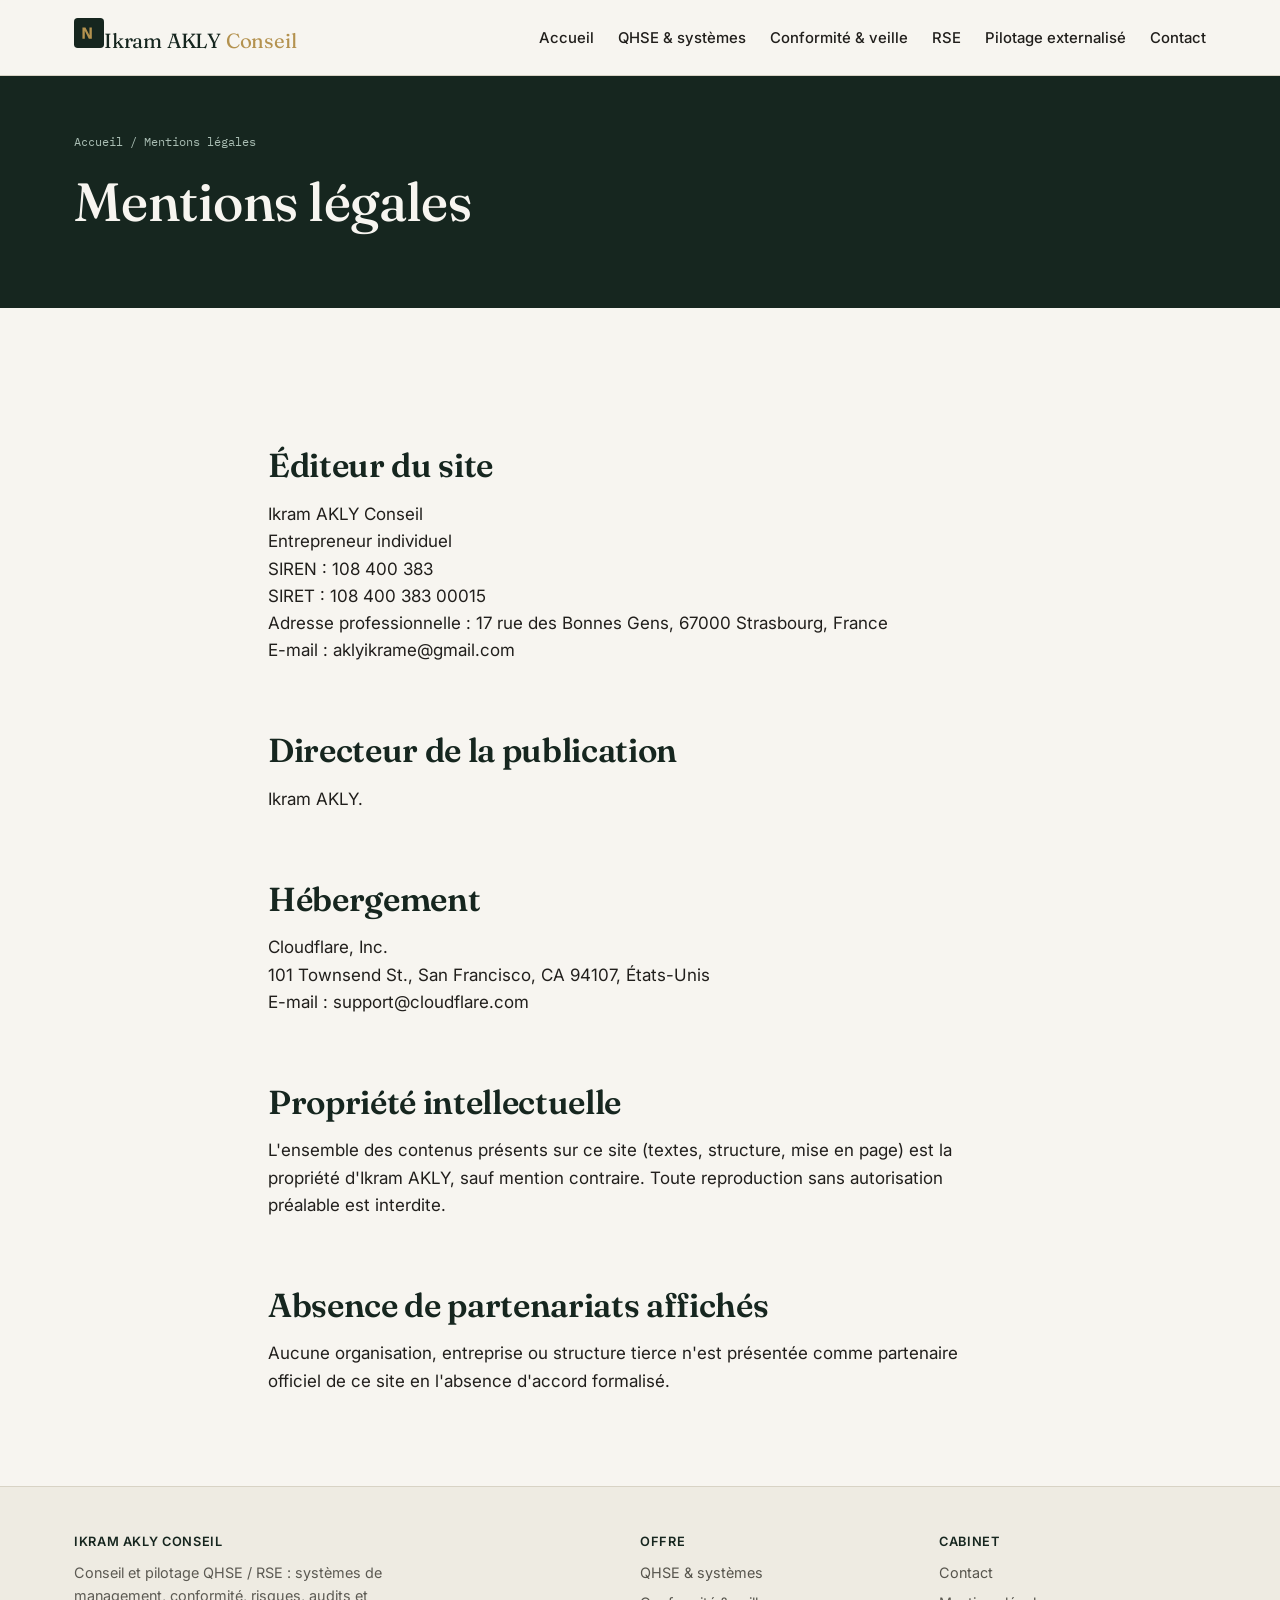
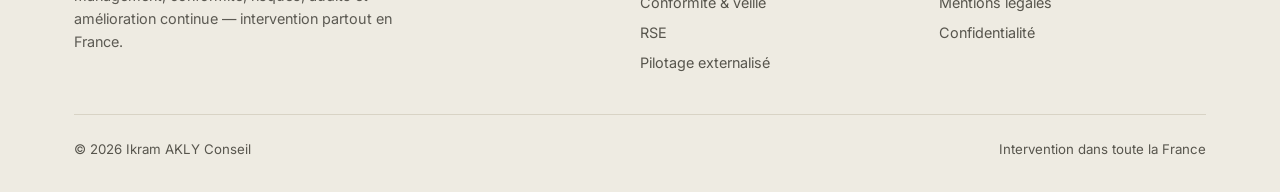
<file: mentions-legales.html>
<!DOCTYPE html>
<html lang="fr">
<head>
<meta charset="UTF-8">
<meta name="viewport" content="width=device-width, initial-scale=1.0">
<title>Mentions légales | Ikram AKLY Conseil</title>
<meta name="description" content="Mentions légales du site Ikram AKLY Conseil.">
<link rel="canonical" href="https://ikram-akly-conseil.aklyikrame.workers.dev/mentions-legales.html">
<link rel="icon" href="favicon.svg" type="image/svg+xml">
<meta name="robots" content="noindex, follow">

<link rel="preconnect" href="https://fonts.googleapis.com">
<link rel="preconnect" href="https://fonts.gstatic.com" crossorigin>
<link href="https://fonts.googleapis.com/css2?family=Fraunces:opsz,wght@9..144,500;9..144,600&family=Inter:wght@400;500;600;700&family=IBM+Plex+Mono:wght@500&display=swap" rel="stylesheet">
<link rel="stylesheet" href="css/style.css">
</head>
<body>
<a href="#main" class="skip-link">Aller au contenu principal</a>

<header class="site-header">
  <div class="nav-wrap">
    <a href="index.html" class="brand"><span class="brand-mark"><svg viewBox="0 0 32 32" width="30" height="30" xmlns="http://www.w3.org/2000/svg" aria-hidden="true"><rect width="32" height="32" rx="4" fill="#16261f"/><path d="M9 22V10h3.2l4.3 8.4V10H19v12h-3.2l-4.3-8.4V22H9z" fill="#b4924f"/></svg></span>Ikram AKLY <span class="mark">Conseil</span></a>
    <button class="nav-toggle" aria-label="Ouvrir le menu" aria-expanded="false">
      <svg width="22" height="22" viewBox="0 0 22 22" fill="none"><path d="M3 6H19M3 11H19M3 16H19" stroke="#16261f" stroke-width="1.6" stroke-linecap="round"/></svg>
    </button>
    <nav class="main-nav" aria-label="Navigation principale">
      <ul>
        <li><a href="index.html">Accueil</a></li>
        <li><a href="qse.html">QHSE &amp; systèmes</a></li>
        <li><a href="conformite.html">Conformité &amp; veille</a></li>
        <li><a href="rse.html">RSE</a></li>
        <li><a href="pilotage.html">Pilotage externalisé</a></li>
        <li><a href="contact.html">Contact</a></li>
      </ul>
    </nav>
  </div>
</header>

<main id="main">
  <section class="page-hero">
    <div class="container">
      <p class="breadcrumb"><a href="index.html">Accueil</a> / Mentions légales</p>
      <h1>Mentions légales</h1>
    </div>
  </section>

  <section class="block">
    <div class="container legal-content">
      <h2>Éditeur du site</h2>
      <p>
        Ikram AKLY Conseil<br>
        Entrepreneur individuel<br>
        SIREN : 108 400 383<br>
        SIRET : 108 400 383 00015<br>
        Adresse professionnelle : 17 rue des Bonnes Gens, 67000 Strasbourg, France<br>
        E-mail : aklyikrame@gmail.com
      </p>

      <h2>Directeur de la publication</h2>
      <p>Ikram AKLY.</p>

      <h2>Hébergement</h2>
      <p>
        Cloudflare, Inc.<br>
        101 Townsend St., San Francisco, CA 94107, États-Unis<br>
        E-mail : support@cloudflare.com
      </p>

      <h2>Propriété intellectuelle</h2>
      <p>L'ensemble des contenus présents sur ce site (textes, structure, mise en page) est la propriété d'Ikram AKLY, sauf mention contraire. Toute reproduction sans autorisation préalable est interdite.</p>

      <h2>Absence de partenariats affichés</h2>
      <p>Aucune organisation, entreprise ou structure tierce n'est présentée comme partenaire officiel de ce site en l'absence d'accord formalisé.</p>
    </div>
  </section>
</main>

<footer class="site-footer">
  <div class="container">
    <div class="footer-grid">
      <div>
        <h4>Ikram AKLY Conseil</h4>
        <p class="text-muted" style="max-width:38ch;">Conseil et pilotage QHSE / RSE : systèmes de management, conformité, risques, audits et amélioration continue — intervention partout en France.</p>
      </div>
      <div>
        <h4>Offre</h4>
        <ul>
          <li><a href="qse.html">QHSE &amp; systèmes</a></li>
          <li><a href="conformite.html">Conformité &amp; veille</a></li>
          <li><a href="rse.html">RSE</a></li>
          <li><a href="pilotage.html">Pilotage externalisé</a></li>
        </ul>
      </div>
      <div>
        <h4>Cabinet</h4>
        <ul>
          <li><a href="contact.html">Contact</a></li>
          <li><a href="mentions-legales.html">Mentions légales</a></li>
          <li><a href="confidentialite.html">Confidentialité</a></li>
        </ul>
      </div>
    </div>
    <div class="footer-bottom">
      <span>© 2026 Ikram AKLY Conseil</span>
      <span>Intervention dans toute la France</span>
    </div>
  </div>
</footer>

<script src="js/main.js"></script>
</body>
</html>
</file>
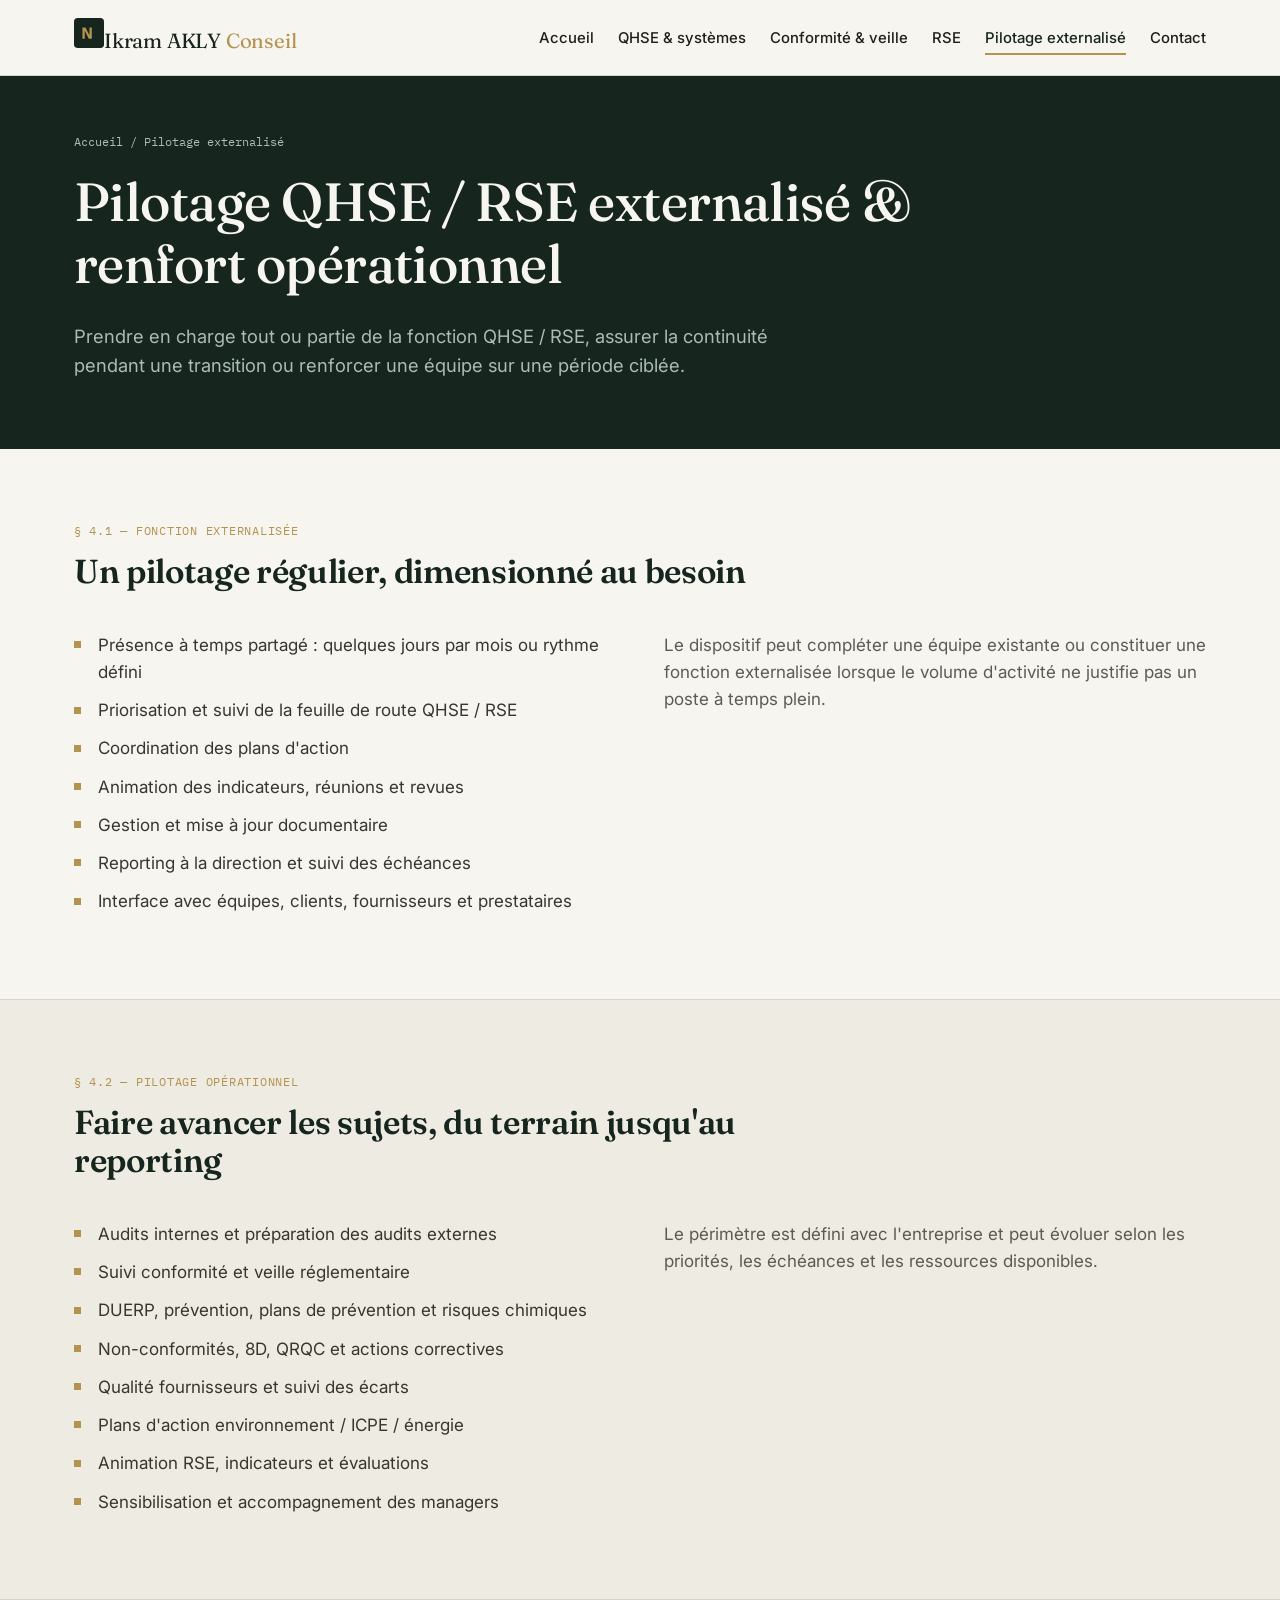
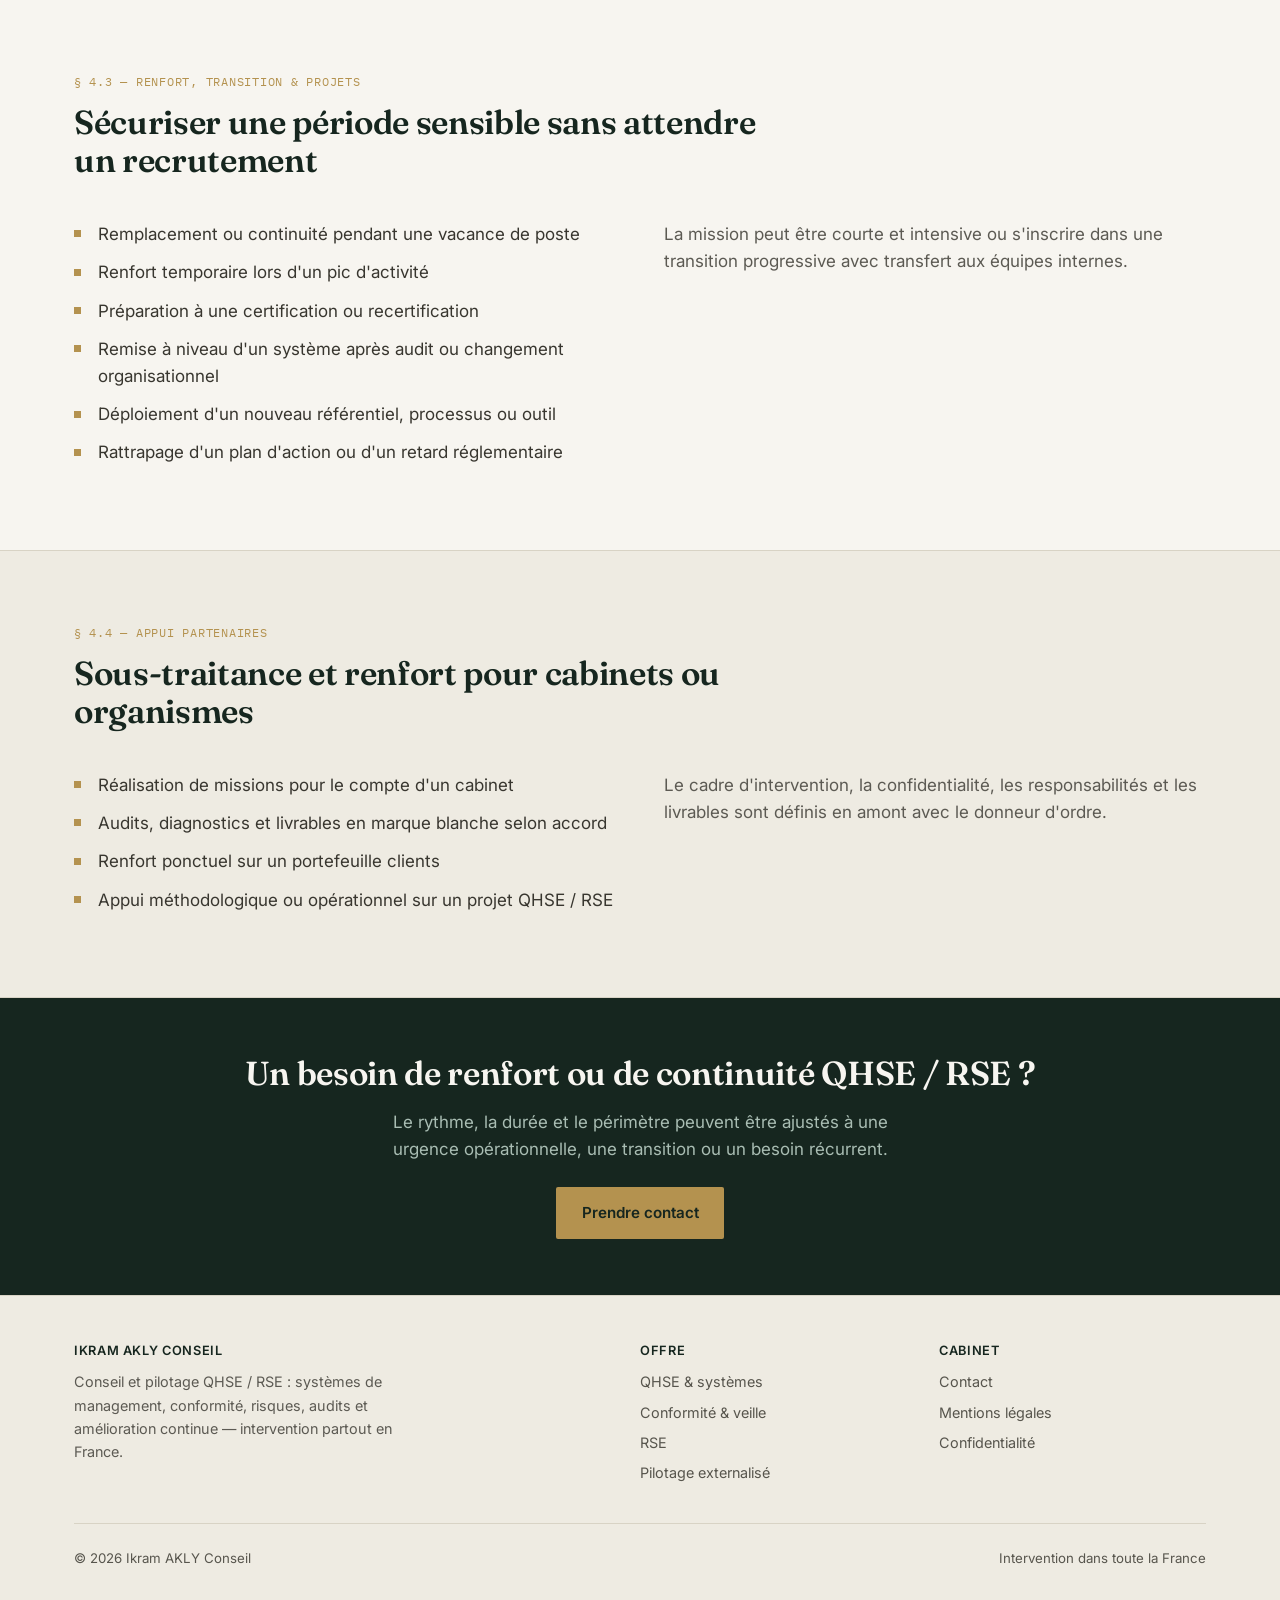
<file: pilotage.html>
<!DOCTYPE html><html lang="fr"><head>
<meta charset="UTF-8"><meta name="viewport" content="width=device-width, initial-scale=1.0">
<title>Pilotage QHSE / RSE externalisé | Ikram AKLY Conseil</title><meta name="description" content="Pilotage QHSE / RSE externalisé, temps partagé, remplacement, renfort temporaire, audits, conformité, plans d’action, qualité fournisseurs, RSE et appui projet."><link rel="canonical" href="https://ikram-akly-conseil.pages.dev/pilotage.html"><link rel="icon" href="favicon.svg" type="image/svg+xml">
<meta property="og:type" content="website"><meta property="og:title" content="Pilotage QHSE / RSE externalisé"><meta property="og:description" content="Pilotage QHSE / RSE externalisé, temps partagé, remplacement, renfort temporaire, audits, conformité, plans d’action, qualité fournisseurs, RSE et appui projet."><meta property="og:url" content="https://ikram-akly-conseil.pages.dev/pilotage.html"><meta property="og:locale" content="fr_FR"><meta name="twitter:card" content="summary">
<link rel="preconnect" href="https://fonts.googleapis.com"><link rel="preconnect" href="https://fonts.gstatic.com" crossorigin><link href="https://fonts.googleapis.com/css2?family=Fraunces:opsz,wght@9..144,500;9..144,600&family=Inter:wght@400;500;600;700&family=IBM+Plex+Mono:wght@500&display=swap" rel="stylesheet"><link rel="stylesheet" href="css/style.css">
<script type="application/ld+json">{"@context": "https://schema.org", "@type": "Service", "name": "Pilotage QHSE / RSE externalisé", "provider": {"@type": "ProfessionalService", "name": "Ikram AKLY Conseil"}, "areaServed": ["France"], "url": "https://ikram-akly-conseil.pages.dev/pilotage.html"}</script></head><body><a href="#main" class="skip-link">Aller au contenu principal</a><header class="site-header">
  <div class="nav-wrap">
    <a href="index.html" class="brand"><span class="brand-mark"><svg viewBox="0 0 32 32" width="30" height="30" xmlns="http://www.w3.org/2000/svg" aria-hidden="true"><rect width="32" height="32" rx="4" fill="#16261f"/><path d="M9 22V10h3.2l4.3 8.4V10H19v12h-3.2l-4.3-8.4V22H9z" fill="#b4924f"/></svg></span>Ikram AKLY <span class="mark">Conseil</span></a>
    <button class="nav-toggle" aria-label="Ouvrir le menu" aria-expanded="false"><svg width="22" height="22" viewBox="0 0 22 22" fill="none"><path d="M3 6H19M3 11H19M3 16H19" stroke="#16261f" stroke-width="1.6" stroke-linecap="round"/></svg></button>
    <nav class="main-nav" aria-label="Navigation principale"><ul>
      <li><a href="index.html">Accueil</a></li><li><a href="qse.html">QHSE &amp; systèmes</a></li><li><a href="conformite.html">Conformité &amp; veille</a></li><li><a href="rse.html">RSE</a></li><li><a href="pilotage.html">Pilotage externalisé</a></li><li><a href="contact.html">Contact</a></li>
    </ul></nav>
  </div>
</header><main id="main"><section class="page-hero"><div class="container"><p class="breadcrumb"><a href="index.html">Accueil</a> / Pilotage externalisé</p><h1>Pilotage QHSE / RSE externalisé &amp; renfort opérationnel</h1><p class="hero-lede">Prendre en charge tout ou partie de la fonction QHSE / RSE, assurer la continuité pendant une transition ou renforcer une équipe sur une période ciblée.</p></div></section>
<section class="block"><div class="container"><div class="block-head"><span class="ref-tag">§ 4.1 — Fonction externalisée</span><h2>Un pilotage régulier, dimensionné au besoin</h2></div><div class="split"><ul class="tick-list"><li>Présence à temps partagé : quelques jours par mois ou rythme défini</li><li>Priorisation et suivi de la feuille de route QHSE / RSE</li><li>Coordination des plans d'action</li><li>Animation des indicateurs, réunions et revues</li><li>Gestion et mise à jour documentaire</li><li>Reporting à la direction et suivi des échéances</li><li>Interface avec équipes, clients, fournisseurs et prestataires</li></ul><p class="text-muted">Le dispositif peut compléter une équipe existante ou constituer une fonction externalisée lorsque le volume d'activité ne justifie pas un poste à temps plein.</p></div></div></section>
<section class="block alt"><div class="container"><div class="block-head"><span class="ref-tag">§ 4.2 — Pilotage opérationnel</span><h2>Faire avancer les sujets, du terrain jusqu'au reporting</h2></div><div class="split"><ul class="tick-list"><li>Audits internes et préparation des audits externes</li><li>Suivi conformité et veille réglementaire</li><li>DUERP, prévention, plans de prévention et risques chimiques</li><li>Non-conformités, 8D, QRQC et actions correctives</li><li>Qualité fournisseurs et suivi des écarts</li><li>Plans d'action environnement / ICPE / énergie</li><li>Animation RSE, indicateurs et évaluations</li><li>Sensibilisation et accompagnement des managers</li></ul><p class="text-muted">Le périmètre est défini avec l'entreprise et peut évoluer selon les priorités, les échéances et les ressources disponibles.</p></div></div></section>
<section class="block"><div class="container"><div class="block-head"><span class="ref-tag">§ 4.3 — Renfort, transition &amp; projets</span><h2>Sécuriser une période sensible sans attendre un recrutement</h2></div><div class="split"><ul class="tick-list"><li>Remplacement ou continuité pendant une vacance de poste</li><li>Renfort temporaire lors d'un pic d'activité</li><li>Préparation à une certification ou recertification</li><li>Remise à niveau d'un système après audit ou changement organisationnel</li><li>Déploiement d'un nouveau référentiel, processus ou outil</li><li>Rattrapage d'un plan d'action ou d'un retard réglementaire</li></ul><p class="text-muted">La mission peut être courte et intensive ou s'inscrire dans une transition progressive avec transfert aux équipes internes.</p></div></div></section>
<section class="block alt"><div class="container"><div class="block-head"><span class="ref-tag">§ 4.4 — Appui partenaires</span><h2>Sous-traitance et renfort pour cabinets ou organismes</h2></div><div class="split"><ul class="tick-list"><li>Réalisation de missions pour le compte d'un cabinet</li><li>Audits, diagnostics et livrables en marque blanche selon accord</li><li>Renfort ponctuel sur un portefeuille clients</li><li>Appui méthodologique ou opérationnel sur un projet QHSE / RSE</li></ul><p class="text-muted">Le cadre d'intervention, la confidentialité, les responsabilités et les livrables sont définis en amont avec le donneur d'ordre.</p></div></div></section>
<section class="cta-band"><div class="container"><h2>Un besoin de renfort ou de continuité QHSE / RSE ?</h2><p>Le rythme, la durée et le périmètre peuvent être ajustés à une urgence opérationnelle, une transition ou un besoin récurrent.</p><div class="btn-row"><a href="contact.html" class="btn btn-primary">Prendre contact</a></div></div></section></main><footer class="site-footer"><div class="container"><div class="footer-grid">
<div><h4>Ikram AKLY Conseil</h4><p class="text-muted" style="max-width:38ch;">Conseil et pilotage QHSE / RSE : systèmes de management, conformité, risques, audits et amélioration continue — intervention partout en France.</p></div>
<div><h4>Offre</h4><ul><li><a href="qse.html">QHSE &amp; systèmes</a></li><li><a href="conformite.html">Conformité &amp; veille</a></li><li><a href="rse.html">RSE</a></li><li><a href="pilotage.html">Pilotage externalisé</a></li></ul></div>
<div><h4>Cabinet</h4><ul><li><a href="contact.html">Contact</a></li><li><a href="mentions-legales.html">Mentions légales</a></li><li><a href="confidentialite.html">Confidentialité</a></li></ul></div>
</div><div class="footer-bottom"><span>© 2026 Ikram AKLY Conseil</span><span>Intervention dans toute la France</span></div></div></footer><script src="js/main.js"></script></body></html>
</file>
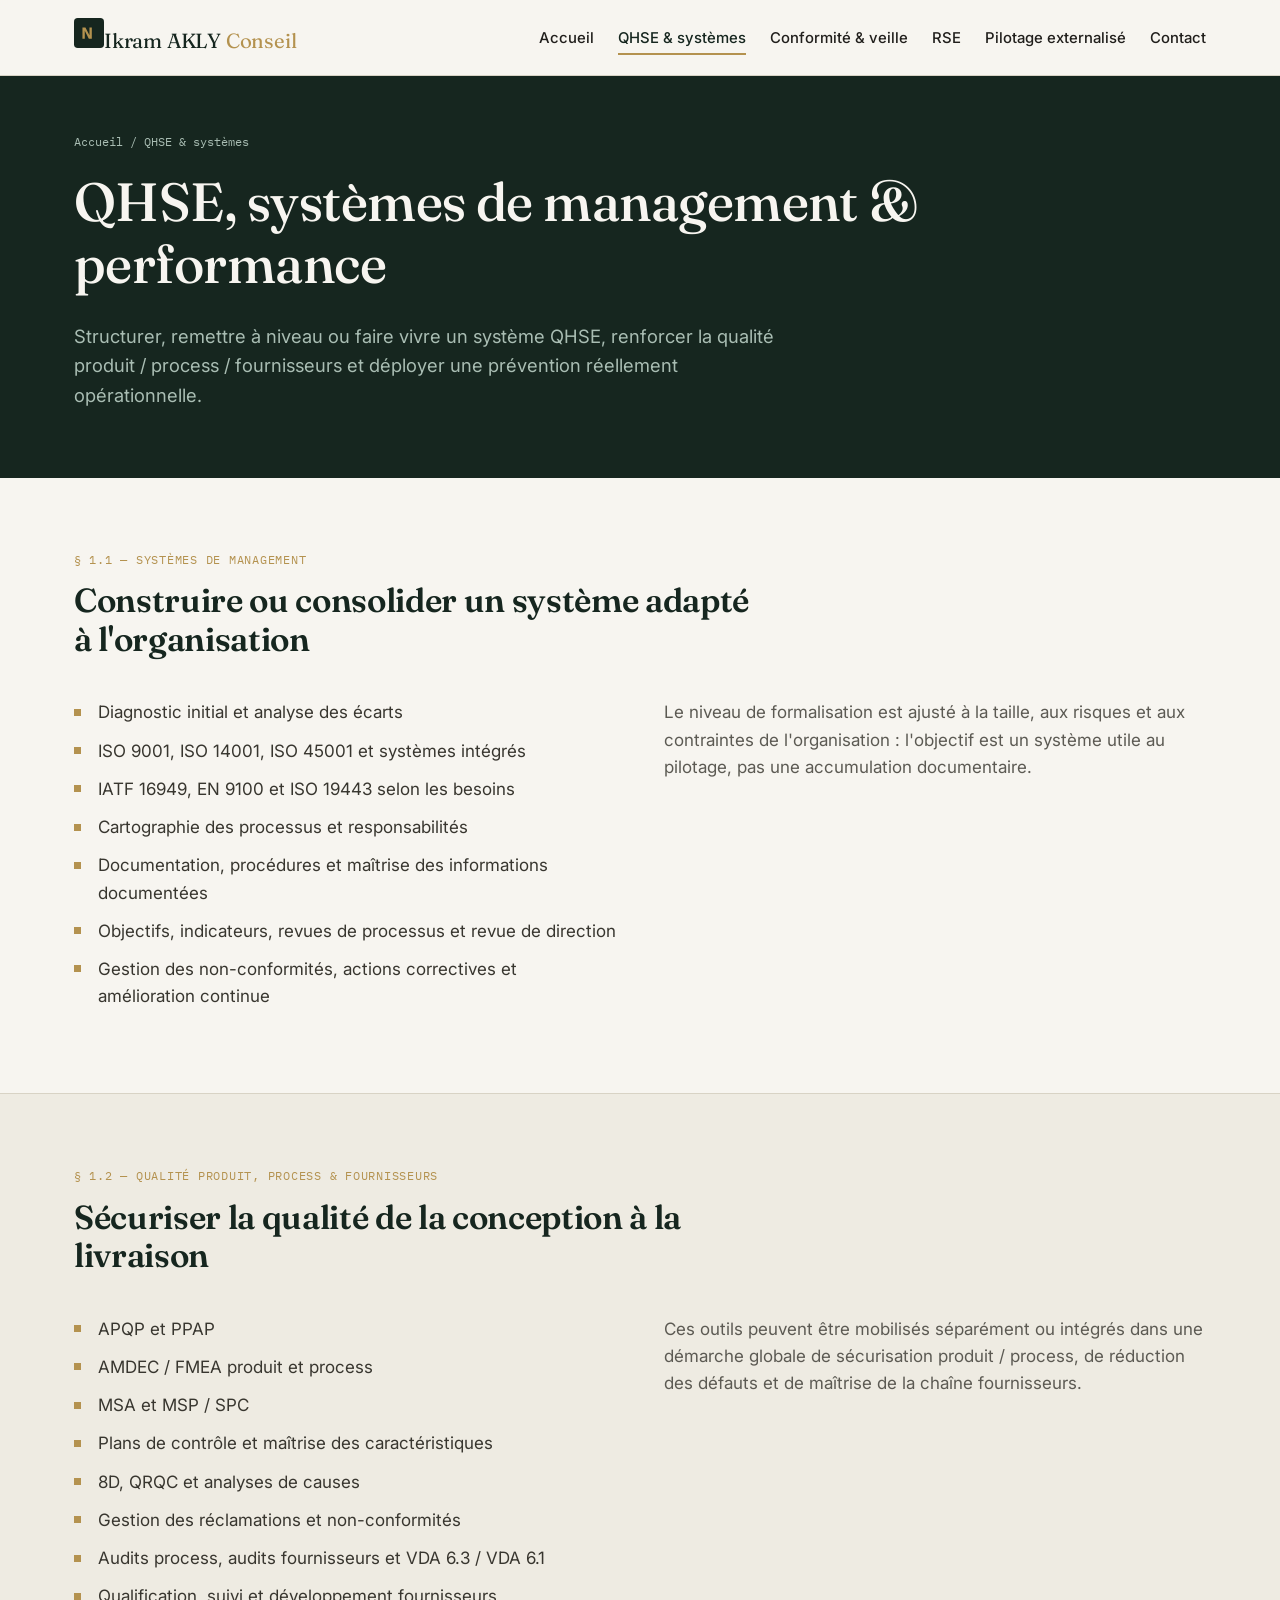
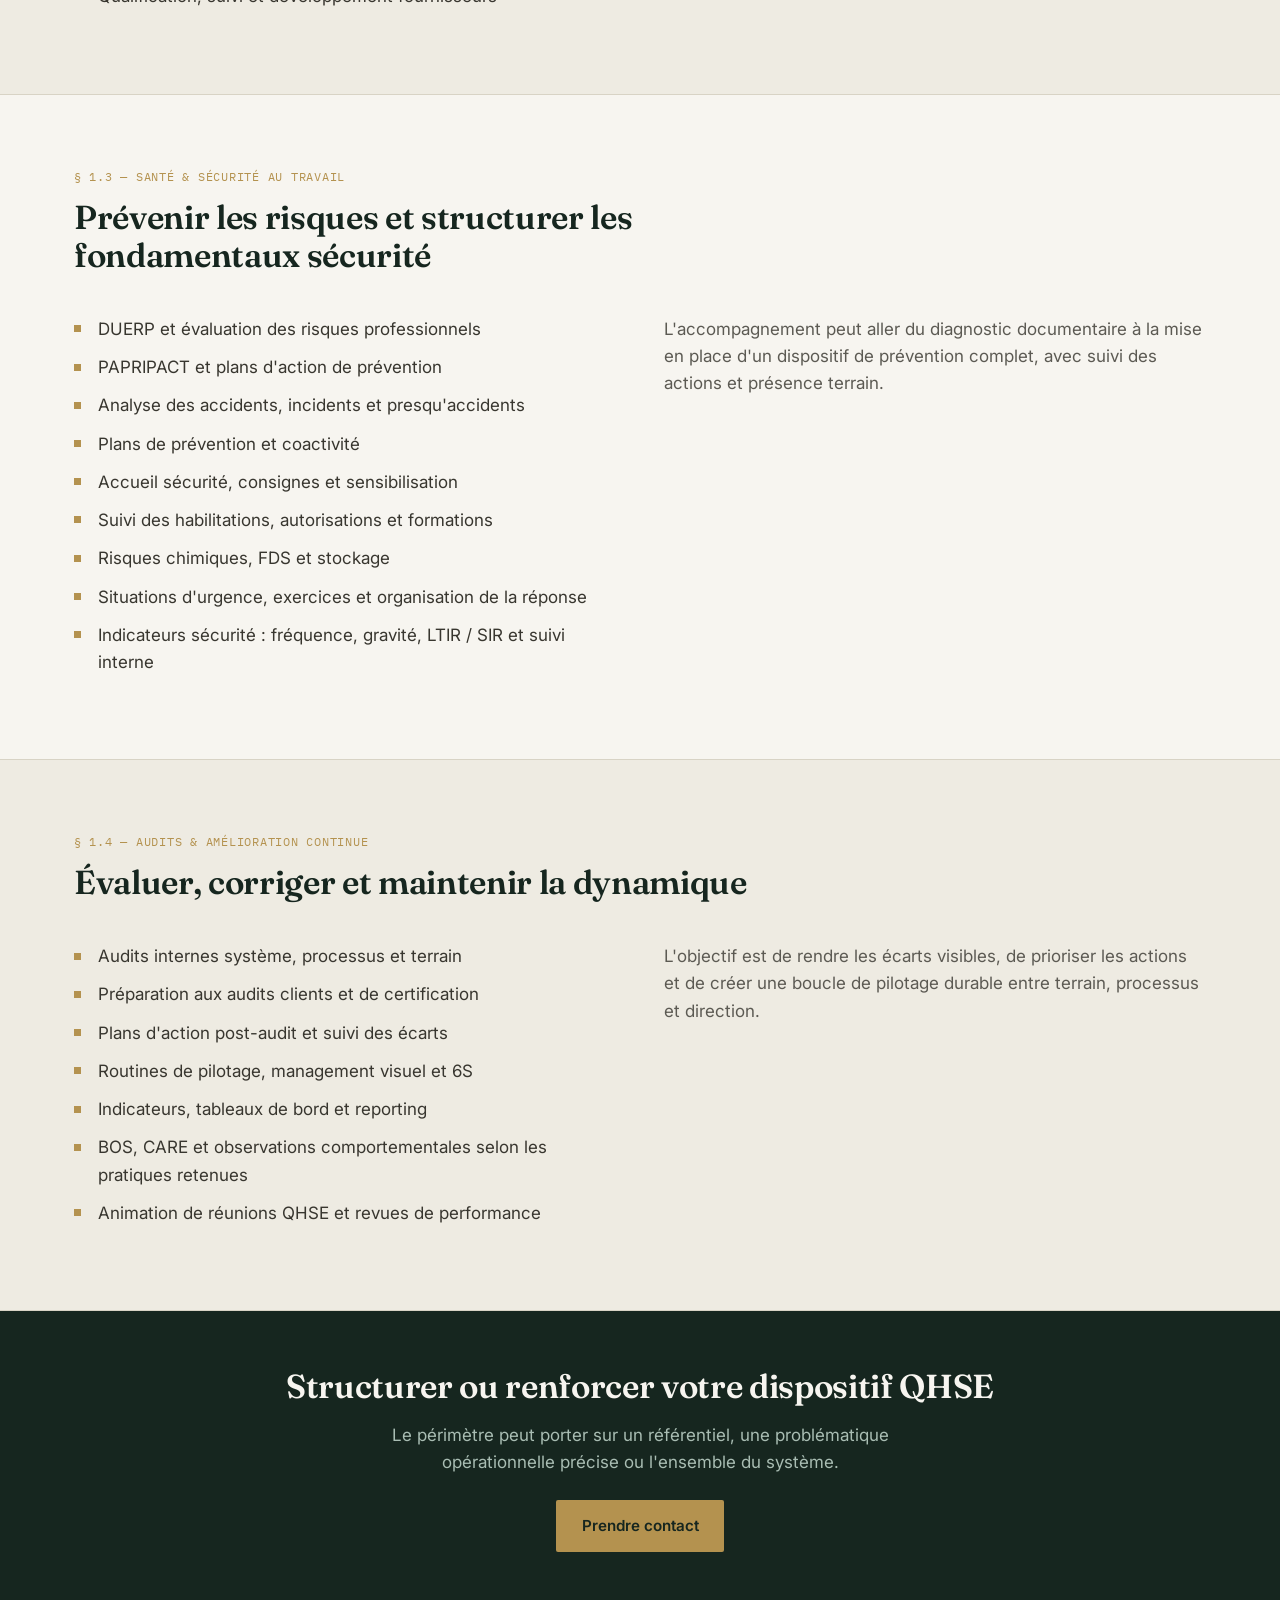
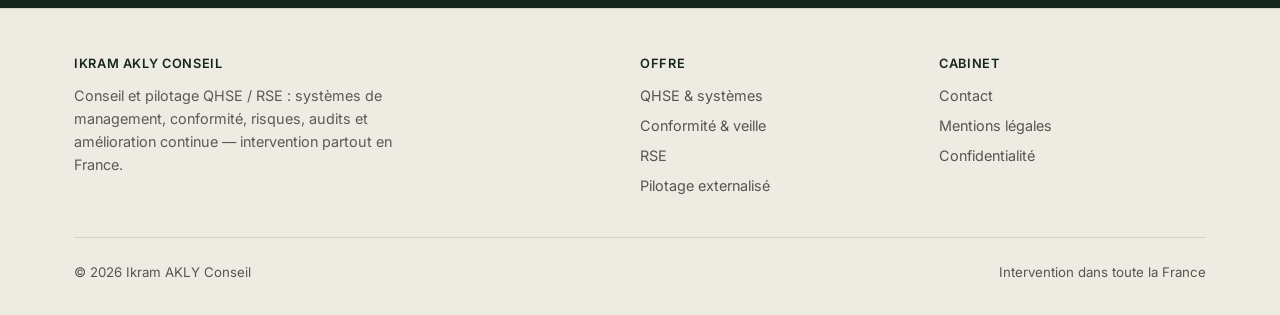
<file: qse.html>
<!DOCTYPE html><html lang="fr"><head>
<meta charset="UTF-8"><meta name="viewport" content="width=device-width, initial-scale=1.0">
<title>QHSE, systèmes de management & performance | Ikram AKLY Conseil</title><meta name="description" content="Accompagnement QHSE : ISO 9001, 14001, 45001, IATF 16949, EN 9100, ISO 19443, qualité produit/process/fournisseurs, APQP, PPAP, FMEA, audits, prévention et amélioration continue."><link rel="canonical" href="https://ikram-akly-conseil.pages.dev/qse.html"><link rel="icon" href="favicon.svg" type="image/svg+xml">
<meta property="og:type" content="website"><meta property="og:title" content="QHSE, systèmes de management & performance"><meta property="og:description" content="Accompagnement QHSE : ISO 9001, 14001, 45001, IATF 16949, EN 9100, ISO 19443, qualité produit/process/fournisseurs, APQP, PPAP, FMEA, audits, prévention et amélioration continue."><meta property="og:url" content="https://ikram-akly-conseil.pages.dev/qse.html"><meta property="og:locale" content="fr_FR"><meta name="twitter:card" content="summary">
<link rel="preconnect" href="https://fonts.googleapis.com"><link rel="preconnect" href="https://fonts.gstatic.com" crossorigin><link href="https://fonts.googleapis.com/css2?family=Fraunces:opsz,wght@9..144,500;9..144,600&family=Inter:wght@400;500;600;700&family=IBM+Plex+Mono:wght@500&display=swap" rel="stylesheet"><link rel="stylesheet" href="css/style.css">
<script type="application/ld+json">{"@context": "https://schema.org", "@type": "Service", "name": "QHSE, systèmes de management & performance", "provider": {"@type": "ProfessionalService", "name": "Ikram AKLY Conseil"}, "areaServed": ["France"], "url": "https://ikram-akly-conseil.pages.dev/qse.html"}</script></head><body><a href="#main" class="skip-link">Aller au contenu principal</a><header class="site-header">
  <div class="nav-wrap">
    <a href="index.html" class="brand"><span class="brand-mark"><svg viewBox="0 0 32 32" width="30" height="30" xmlns="http://www.w3.org/2000/svg" aria-hidden="true"><rect width="32" height="32" rx="4" fill="#16261f"/><path d="M9 22V10h3.2l4.3 8.4V10H19v12h-3.2l-4.3-8.4V22H9z" fill="#b4924f"/></svg></span>Ikram AKLY <span class="mark">Conseil</span></a>
    <button class="nav-toggle" aria-label="Ouvrir le menu" aria-expanded="false"><svg width="22" height="22" viewBox="0 0 22 22" fill="none"><path d="M3 6H19M3 11H19M3 16H19" stroke="#16261f" stroke-width="1.6" stroke-linecap="round"/></svg></button>
    <nav class="main-nav" aria-label="Navigation principale"><ul>
      <li><a href="index.html">Accueil</a></li><li><a href="qse.html">QHSE &amp; systèmes</a></li><li><a href="conformite.html">Conformité &amp; veille</a></li><li><a href="rse.html">RSE</a></li><li><a href="pilotage.html">Pilotage externalisé</a></li><li><a href="contact.html">Contact</a></li>
    </ul></nav>
  </div>
</header><main id="main"><section class="page-hero"><div class="container"><p class="breadcrumb"><a href="index.html">Accueil</a> / QHSE &amp; systèmes</p><h1>QHSE, systèmes de management &amp; performance</h1><p class="hero-lede">Structurer, remettre à niveau ou faire vivre un système QHSE, renforcer la qualité produit / process / fournisseurs et déployer une prévention réellement opérationnelle.</p></div></section>
<section class="block"><div class="container"><div class="block-head"><span class="ref-tag">§ 1.1 — Systèmes de management</span><h2>Construire ou consolider un système adapté à l'organisation</h2></div><div class="split"><ul class="tick-list"><li>Diagnostic initial et analyse des écarts</li><li>ISO 9001, ISO 14001, ISO 45001 et systèmes intégrés</li><li>IATF 16949, EN 9100 et ISO 19443 selon les besoins</li><li>Cartographie des processus et responsabilités</li><li>Documentation, procédures et maîtrise des informations documentées</li><li>Objectifs, indicateurs, revues de processus et revue de direction</li><li>Gestion des non-conformités, actions correctives et amélioration continue</li></ul><p class="text-muted">Le niveau de formalisation est ajusté à la taille, aux risques et aux contraintes de l'organisation : l'objectif est un système utile au pilotage, pas une accumulation documentaire.</p></div></div></section>
<section class="block alt"><div class="container"><div class="block-head"><span class="ref-tag">§ 1.2 — Qualité produit, process &amp; fournisseurs</span><h2>Sécuriser la qualité de la conception à la livraison</h2></div><div class="split"><ul class="tick-list"><li>APQP et PPAP</li><li>AMDEC / FMEA produit et process</li><li>MSA et MSP / SPC</li><li>Plans de contrôle et maîtrise des caractéristiques</li><li>8D, QRQC et analyses de causes</li><li>Gestion des réclamations et non-conformités</li><li>Audits process, audits fournisseurs et VDA 6.3 / VDA 6.1</li><li>Qualification, suivi et développement fournisseurs</li></ul><p class="text-muted">Ces outils peuvent être mobilisés séparément ou intégrés dans une démarche globale de sécurisation produit / process, de réduction des défauts et de maîtrise de la chaîne fournisseurs.</p></div></div></section>
<section class="block"><div class="container"><div class="block-head"><span class="ref-tag">§ 1.3 — Santé &amp; sécurité au travail</span><h2>Prévenir les risques et structurer les fondamentaux sécurité</h2></div><div class="split"><ul class="tick-list"><li>DUERP et évaluation des risques professionnels</li><li>PAPRIPACT et plans d'action de prévention</li><li>Analyse des accidents, incidents et presqu'accidents</li><li>Plans de prévention et coactivité</li><li>Accueil sécurité, consignes et sensibilisation</li><li>Suivi des habilitations, autorisations et formations</li><li>Risques chimiques, FDS et stockage</li><li>Situations d'urgence, exercices et organisation de la réponse</li><li>Indicateurs sécurité : fréquence, gravité, LTIR / SIR et suivi interne</li></ul><p class="text-muted">L'accompagnement peut aller du diagnostic documentaire à la mise en place d'un dispositif de prévention complet, avec suivi des actions et présence terrain.</p></div></div></section>
<section class="block alt"><div class="container"><div class="block-head"><span class="ref-tag">§ 1.4 — Audits &amp; amélioration continue</span><h2>Évaluer, corriger et maintenir la dynamique</h2></div><div class="split"><ul class="tick-list"><li>Audits internes système, processus et terrain</li><li>Préparation aux audits clients et de certification</li><li>Plans d'action post-audit et suivi des écarts</li><li>Routines de pilotage, management visuel et 6S</li><li>Indicateurs, tableaux de bord et reporting</li><li>BOS, CARE et observations comportementales selon les pratiques retenues</li><li>Animation de réunions QHSE et revues de performance</li></ul><p class="text-muted">L'objectif est de rendre les écarts visibles, de prioriser les actions et de créer une boucle de pilotage durable entre terrain, processus et direction.</p></div></div></section>
<section class="cta-band"><div class="container"><h2>Structurer ou renforcer votre dispositif QHSE</h2><p>Le périmètre peut porter sur un référentiel, une problématique opérationnelle précise ou l'ensemble du système.</p><div class="btn-row"><a href="contact.html" class="btn btn-primary">Prendre contact</a></div></div></section></main><footer class="site-footer"><div class="container"><div class="footer-grid">
<div><h4>Ikram AKLY Conseil</h4><p class="text-muted" style="max-width:38ch;">Conseil et pilotage QHSE / RSE : systèmes de management, conformité, risques, audits et amélioration continue — intervention partout en France.</p></div>
<div><h4>Offre</h4><ul><li><a href="qse.html">QHSE &amp; systèmes</a></li><li><a href="conformite.html">Conformité &amp; veille</a></li><li><a href="rse.html">RSE</a></li><li><a href="pilotage.html">Pilotage externalisé</a></li></ul></div>
<div><h4>Cabinet</h4><ul><li><a href="contact.html">Contact</a></li><li><a href="mentions-legales.html">Mentions légales</a></li><li><a href="confidentialite.html">Confidentialité</a></li></ul></div>
</div><div class="footer-bottom"><span>© 2026 Ikram AKLY Conseil</span><span>Intervention dans toute la France</span></div></div></footer><script src="js/main.js"></script></body></html>
</file>
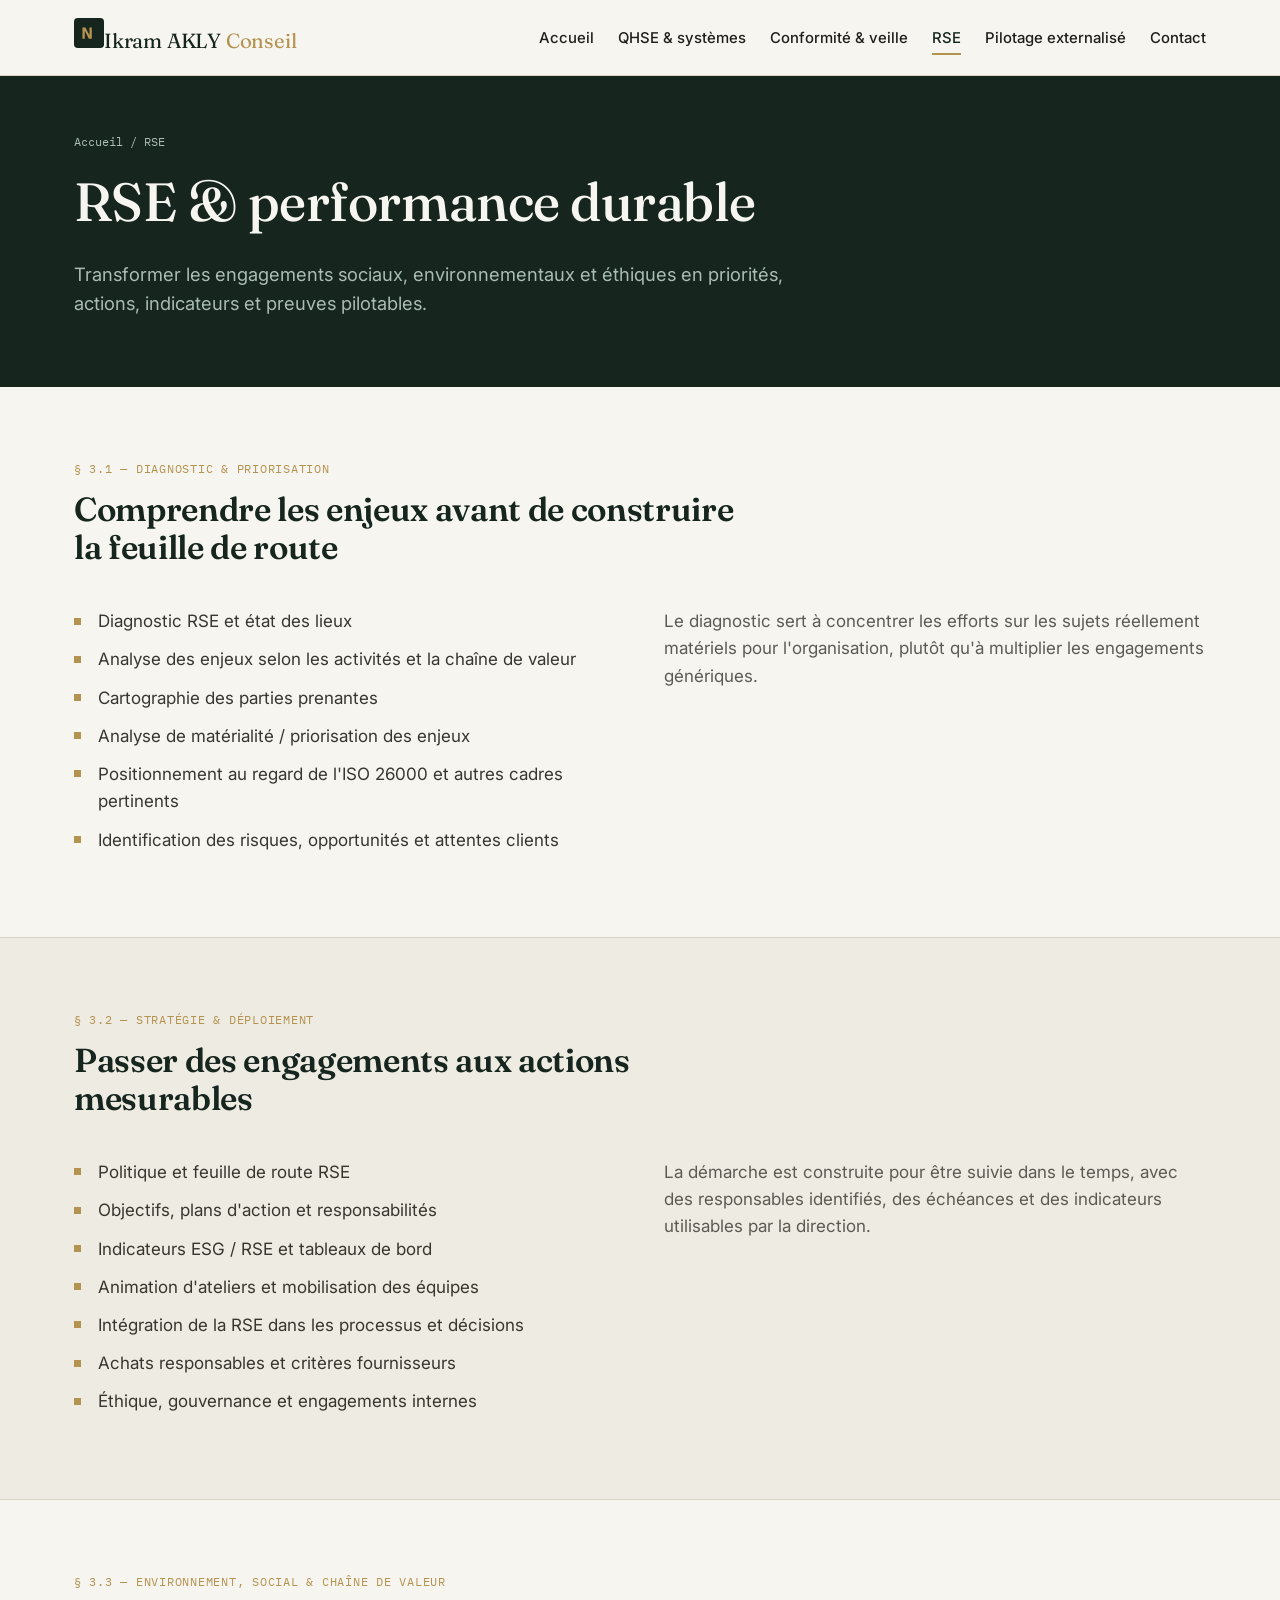
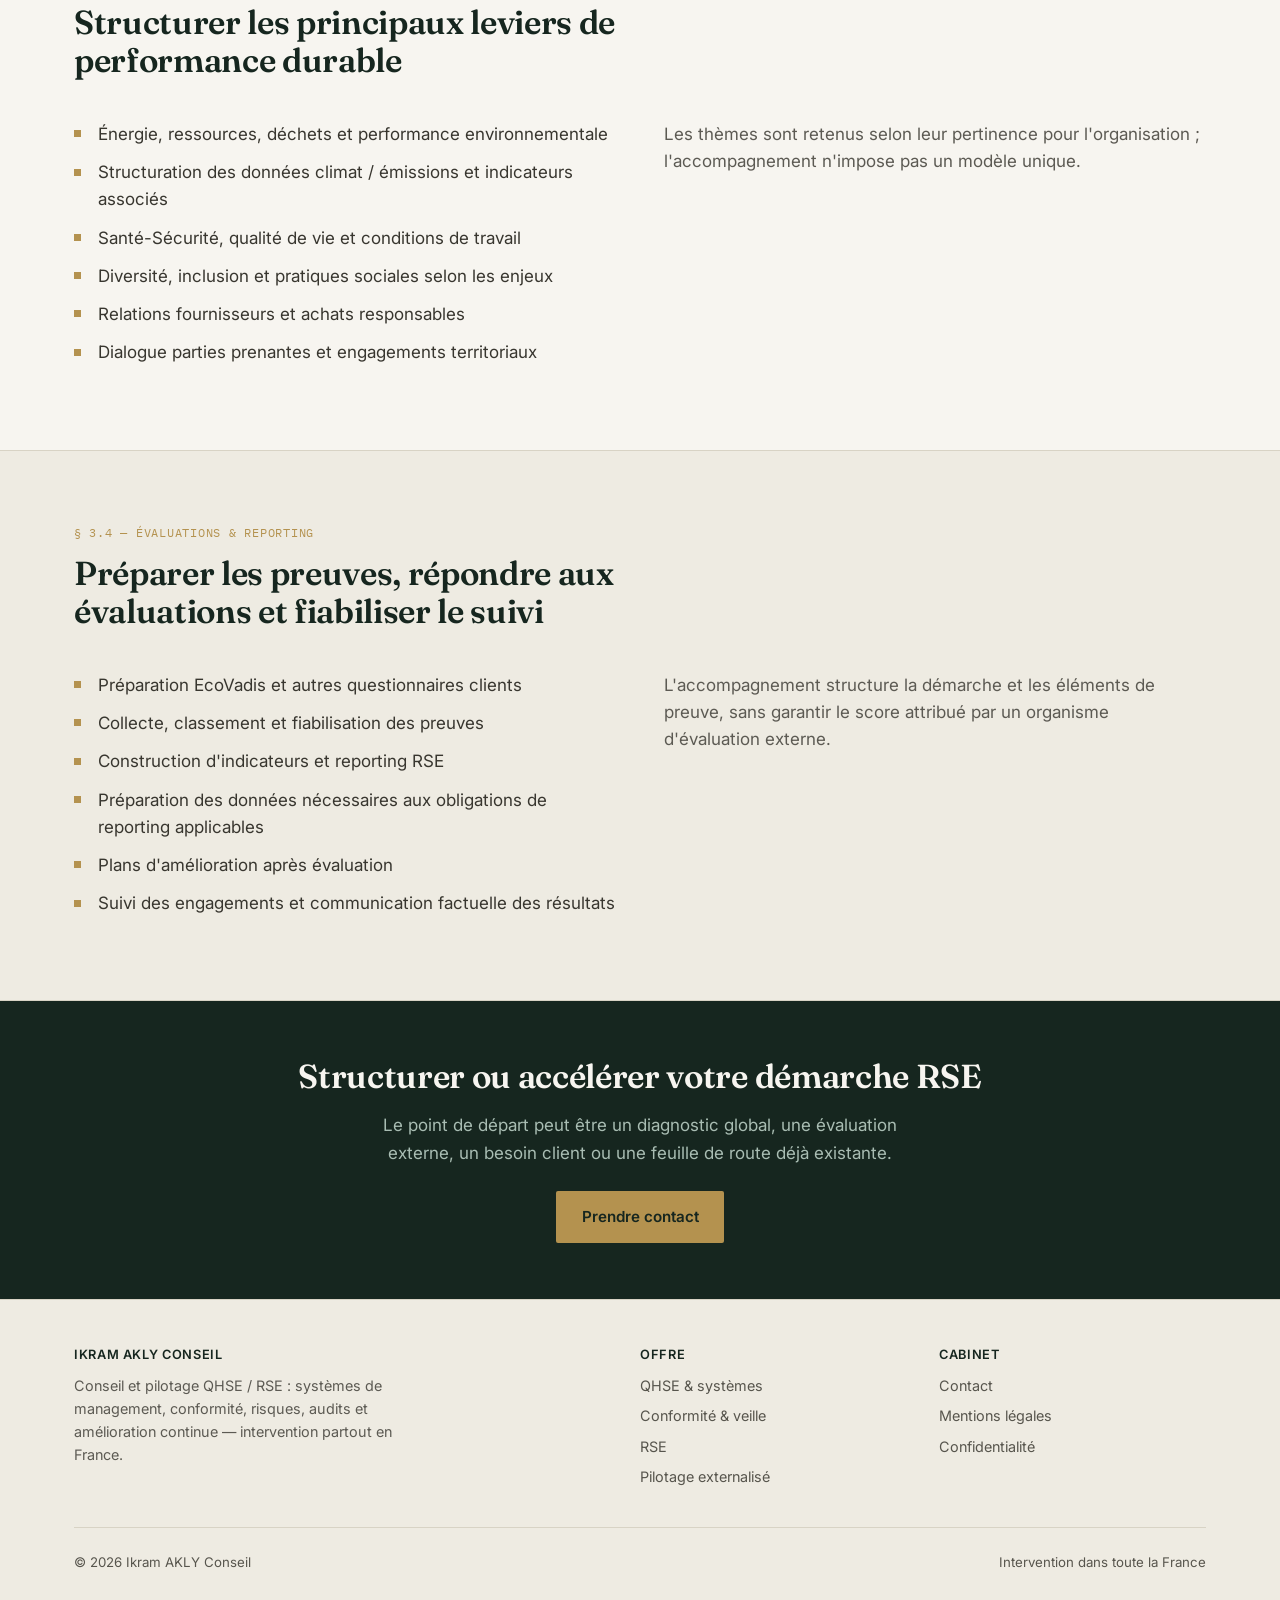
<file: rse.html>
<!DOCTYPE html><html lang="fr"><head>
<meta charset="UTF-8"><meta name="viewport" content="width=device-width, initial-scale=1.0">
<title>RSE & performance durable | Ikram AKLY Conseil</title><meta name="description" content="Accompagnement RSE : diagnostic, ISO 26000, parties prenantes, matérialité, feuille de route, indicateurs ESG/RSE, achats responsables, EcoVadis et reporting."><link rel="canonical" href="https://ikram-akly-conseil.pages.dev/rse.html"><link rel="icon" href="favicon.svg" type="image/svg+xml">
<meta property="og:type" content="website"><meta property="og:title" content="RSE & performance durable"><meta property="og:description" content="Accompagnement RSE : diagnostic, ISO 26000, parties prenantes, matérialité, feuille de route, indicateurs ESG/RSE, achats responsables, EcoVadis et reporting."><meta property="og:url" content="https://ikram-akly-conseil.pages.dev/rse.html"><meta property="og:locale" content="fr_FR"><meta name="twitter:card" content="summary">
<link rel="preconnect" href="https://fonts.googleapis.com"><link rel="preconnect" href="https://fonts.gstatic.com" crossorigin><link href="https://fonts.googleapis.com/css2?family=Fraunces:opsz,wght@9..144,500;9..144,600&family=Inter:wght@400;500;600;700&family=IBM+Plex+Mono:wght@500&display=swap" rel="stylesheet"><link rel="stylesheet" href="css/style.css">
<script type="application/ld+json">{"@context": "https://schema.org", "@type": "Service", "name": "RSE & performance durable", "provider": {"@type": "ProfessionalService", "name": "Ikram AKLY Conseil"}, "areaServed": ["France"], "url": "https://ikram-akly-conseil.pages.dev/rse.html"}</script></head><body><a href="#main" class="skip-link">Aller au contenu principal</a><header class="site-header">
  <div class="nav-wrap">
    <a href="index.html" class="brand"><span class="brand-mark"><svg viewBox="0 0 32 32" width="30" height="30" xmlns="http://www.w3.org/2000/svg" aria-hidden="true"><rect width="32" height="32" rx="4" fill="#16261f"/><path d="M9 22V10h3.2l4.3 8.4V10H19v12h-3.2l-4.3-8.4V22H9z" fill="#b4924f"/></svg></span>Ikram AKLY <span class="mark">Conseil</span></a>
    <button class="nav-toggle" aria-label="Ouvrir le menu" aria-expanded="false"><svg width="22" height="22" viewBox="0 0 22 22" fill="none"><path d="M3 6H19M3 11H19M3 16H19" stroke="#16261f" stroke-width="1.6" stroke-linecap="round"/></svg></button>
    <nav class="main-nav" aria-label="Navigation principale"><ul>
      <li><a href="index.html">Accueil</a></li><li><a href="qse.html">QHSE &amp; systèmes</a></li><li><a href="conformite.html">Conformité &amp; veille</a></li><li><a href="rse.html">RSE</a></li><li><a href="pilotage.html">Pilotage externalisé</a></li><li><a href="contact.html">Contact</a></li>
    </ul></nav>
  </div>
</header><main id="main"><section class="page-hero"><div class="container"><p class="breadcrumb"><a href="index.html">Accueil</a> / RSE</p><h1>RSE &amp; performance durable</h1><p class="hero-lede">Transformer les engagements sociaux, environnementaux et éthiques en priorités, actions, indicateurs et preuves pilotables.</p></div></section>
<section class="block"><div class="container"><div class="block-head"><span class="ref-tag">§ 3.1 — Diagnostic &amp; priorisation</span><h2>Comprendre les enjeux avant de construire la feuille de route</h2></div><div class="split"><ul class="tick-list"><li>Diagnostic RSE et état des lieux</li><li>Analyse des enjeux selon les activités et la chaîne de valeur</li><li>Cartographie des parties prenantes</li><li>Analyse de matérialité / priorisation des enjeux</li><li>Positionnement au regard de l'ISO 26000 et autres cadres pertinents</li><li>Identification des risques, opportunités et attentes clients</li></ul><p class="text-muted">Le diagnostic sert à concentrer les efforts sur les sujets réellement matériels pour l'organisation, plutôt qu'à multiplier les engagements génériques.</p></div></div></section>
<section class="block alt"><div class="container"><div class="block-head"><span class="ref-tag">§ 3.2 — Stratégie &amp; déploiement</span><h2>Passer des engagements aux actions mesurables</h2></div><div class="split"><ul class="tick-list"><li>Politique et feuille de route RSE</li><li>Objectifs, plans d'action et responsabilités</li><li>Indicateurs ESG / RSE et tableaux de bord</li><li>Animation d'ateliers et mobilisation des équipes</li><li>Intégration de la RSE dans les processus et décisions</li><li>Achats responsables et critères fournisseurs</li><li>Éthique, gouvernance et engagements internes</li></ul><p class="text-muted">La démarche est construite pour être suivie dans le temps, avec des responsables identifiés, des échéances et des indicateurs utilisables par la direction.</p></div></div></section>
<section class="block"><div class="container"><div class="block-head"><span class="ref-tag">§ 3.3 — Environnement, social &amp; chaîne de valeur</span><h2>Structurer les principaux leviers de performance durable</h2></div><div class="split"><ul class="tick-list"><li>Énergie, ressources, déchets et performance environnementale</li><li>Structuration des données climat / émissions et indicateurs associés</li><li>Santé-Sécurité, qualité de vie et conditions de travail</li><li>Diversité, inclusion et pratiques sociales selon les enjeux</li><li>Relations fournisseurs et achats responsables</li><li>Dialogue parties prenantes et engagements territoriaux</li></ul><p class="text-muted">Les thèmes sont retenus selon leur pertinence pour l'organisation ; l'accompagnement n'impose pas un modèle unique.</p></div></div></section>
<section class="block alt"><div class="container"><div class="block-head"><span class="ref-tag">§ 3.4 — Évaluations &amp; reporting</span><h2>Préparer les preuves, répondre aux évaluations et fiabiliser le suivi</h2></div><div class="split"><ul class="tick-list"><li>Préparation EcoVadis et autres questionnaires clients</li><li>Collecte, classement et fiabilisation des preuves</li><li>Construction d'indicateurs et reporting RSE</li><li>Préparation des données nécessaires aux obligations de reporting applicables</li><li>Plans d'amélioration après évaluation</li><li>Suivi des engagements et communication factuelle des résultats</li></ul><p class="text-muted">L'accompagnement structure la démarche et les éléments de preuve, sans garantir le score attribué par un organisme d'évaluation externe.</p></div></div></section>
<section class="cta-band"><div class="container"><h2>Structurer ou accélérer votre démarche RSE</h2><p>Le point de départ peut être un diagnostic global, une évaluation externe, un besoin client ou une feuille de route déjà existante.</p><div class="btn-row"><a href="contact.html" class="btn btn-primary">Prendre contact</a></div></div></section></main><footer class="site-footer"><div class="container"><div class="footer-grid">
<div><h4>Ikram AKLY Conseil</h4><p class="text-muted" style="max-width:38ch;">Conseil et pilotage QHSE / RSE : systèmes de management, conformité, risques, audits et amélioration continue — intervention partout en France.</p></div>
<div><h4>Offre</h4><ul><li><a href="qse.html">QHSE &amp; systèmes</a></li><li><a href="conformite.html">Conformité &amp; veille</a></li><li><a href="rse.html">RSE</a></li><li><a href="pilotage.html">Pilotage externalisé</a></li></ul></div>
<div><h4>Cabinet</h4><ul><li><a href="contact.html">Contact</a></li><li><a href="mentions-legales.html">Mentions légales</a></li><li><a href="confidentialite.html">Confidentialité</a></li></ul></div>
</div><div class="footer-bottom"><span>© 2026 Ikram AKLY Conseil</span><span>Intervention dans toute la France</span></div></div></footer><script src="js/main.js"></script></body></html>
</file>
<file: css/style.css>
/* ==========================================================================
   Ikram AKLY Conseil — Feuille de style principale
   ========================================================================== */

:root {
  --ink: #211f1c;
  --forest: #16261f;
  --forest-2: #1e352c;
  --sage: #4a6b5d;
  --sage-light: #a9bdb3;
  --paper: #f7f5f0;
  --paper-2: #eeebe2;
  --brass: #b4924f;
  --brass-light: #d9c294;
  --line: #d8d3c5;
  --danger: #8a3b2a;

  --serif: "Fraunces", "Source Serif 4", Georgia, serif;
  --sans: "Inter", -apple-system, BlinkMacSystemFont, "Segoe UI", sans-serif;
  --mono: "IBM Plex Mono", "SF Mono", Consolas, monospace;

  --max-w: 1180px;
  --radius: 2px;
}

* { box-sizing: border-box; }

html {
  scroll-behavior: smooth;
}

@media (prefers-reduced-motion: reduce) {
  html { scroll-behavior: auto; }
  *, *::before, *::after {
    animation-duration: 0.01ms !important;
    animation-iteration-count: 1 !important;
    transition-duration: 0.01ms !important;
  }
}

body {
  margin: 0;
  font-family: var(--sans);
  color: var(--ink);
  background: var(--paper);
  line-height: 1.6;
  font-size: 17px;
  -webkit-font-smoothing: antialiased;
}

h1, h2, h3, h4 {
  font-family: var(--serif);
  color: var(--forest);
  line-height: 1.15;
  margin: 0 0 0.5em;
  font-weight: 600;
  letter-spacing: -0.01em;
}

h1 { font-size: clamp(2.1rem, 4.2vw, 3.4rem); font-weight: 500; }
h2 { font-size: clamp(1.5rem, 2.6vw, 2.1rem); }
h3 { font-size: clamp(1.15rem, 1.8vw, 1.4rem); }

p { margin: 0 0 1.1em; }

a {
  color: var(--forest-2);
  text-decoration-color: var(--brass);
  text-decoration-thickness: 1.5px;
  text-underline-offset: 3px;
}
a:hover { color: var(--sage); }

img { max-width: 100%; display: block; }

.container {
  max-width: var(--max-w);
  margin: 0 auto;
  padding: 0 1.5rem;
}

/* Skip link */
.skip-link {
  position: absolute;
  left: -999px;
  top: 0;
  background: var(--forest);
  color: var(--paper);
  padding: 0.7em 1.2em;
  z-index: 999;
}
.skip-link:focus {
  left: 1rem;
  top: 1rem;
}

:focus-visible {
  outline: 2px solid var(--brass);
  outline-offset: 3px;
}

/* ==========================================================================
   Header / Nav
   ========================================================================== */

.site-header {
  position: sticky;
  top: 0;
  z-index: 100;
  background: rgba(247, 245, 240, 0.94);
  backdrop-filter: blur(6px);
  border-bottom: 1px solid var(--line);
}

.nav-wrap {
  display: flex;
  align-items: center;
  justify-content: space-between;
  padding: 1.1rem 1.5rem;
  max-width: var(--max-w);
  margin: 0 auto;
  gap: 1rem;
}

.brand {
  font-family: var(--serif);
  font-size: 1.28rem;
  color: var(--forest);
  text-decoration: none;
  letter-spacing: -0.01em;
  white-space: nowrap;
}
.brand:hover { color: var(--forest); }
.brand .mark {
  color: var(--brass);
}

.nav-toggle {
  display: none;
  background: none;
  border: 1px solid var(--forest);
  border-radius: var(--radius);
  padding: 0.4em 0.6em;
  cursor: pointer;
}
.nav-toggle svg { display: block; }

.main-nav ul {
  display: flex;
  flex-wrap: wrap;
  gap: 0.3rem 1.5rem;
  list-style: none;
  margin: 0;
  padding: 0;
}

.main-nav a {
  color: var(--ink);
  text-decoration: none;
  font-size: 0.93rem;
  font-weight: 500;
  padding: 0.4em 0;
  border-bottom: 2px solid transparent;
}
.main-nav a:hover,
.main-nav a[aria-current="page"] {
  border-bottom-color: var(--brass);
  color: var(--forest);
}

@media (max-width: 860px) {
  .nav-toggle { display: inline-flex; align-items: center; }
  .main-nav {
    display: none;
    width: 100%;
    order: 3;
  }
  .main-nav.open { display: block; }
  .main-nav ul { flex-direction: column; gap: 0; padding: 0.5rem 0; }
  .main-nav a { display: block; padding: 0.7em 0; border-bottom: 1px solid var(--line); }
  .nav-wrap { flex-wrap: wrap; }
}

/* ==========================================================================
   Hero
   ========================================================================== */

.hero {
  background: var(--forest);
  color: var(--paper);
  position: relative;
  overflow: hidden;
}

.hero::before {
  content: "";
  position: absolute;
  inset: 0;
  background-image:
    linear-gradient(180deg, transparent 0%, rgba(0,0,0,0.15) 100%),
    repeating-linear-gradient(90deg, rgba(180,146,79,0.05) 0px, rgba(180,146,79,0.05) 1px, transparent 1px, transparent 64px);
  pointer-events: none;
}

.hero-inner {
  position: relative;
  padding: 5.5rem 1.5rem 4.5rem;
  max-width: var(--max-w);
  margin: 0 auto;
}

.hero-ref {
  font-family: var(--mono);
  font-size: 0.78rem;
  letter-spacing: 0.08em;
  text-transform: uppercase;
  color: var(--brass-light);
  border: 1px solid rgba(217,194,148,0.4);
  display: inline-block;
  padding: 0.35em 0.8em;
  border-radius: var(--radius);
  margin-bottom: 1.6rem;
}

.hero h1 {
  color: var(--paper);
  max-width: 15ch;
}

.hero-lede {
  font-size: 1.15rem;
  max-width: 46ch;
  color: var(--sage-light);
  margin-top: 1.2rem;
}

.hero-actions {
  display: flex;
  gap: 1rem;
  flex-wrap: wrap;
  margin-top: 2.2rem;
}

/* Buttons */
.btn {
  display: inline-flex;
  align-items: center;
  gap: 0.5em;
  font-family: var(--sans);
  font-weight: 600;
  font-size: 0.95rem;
  padding: 0.85em 1.6em;
  border-radius: var(--radius);
  text-decoration: none;
  border: 1.5px solid transparent;
  transition: background-color 0.15s ease, color 0.15s ease, border-color 0.15s ease;
}
.btn-primary {
  background: var(--brass);
  color: var(--forest);
}
.btn-primary:hover { background: var(--brass-light); color: var(--forest); }
.btn-outline {
  border-color: rgba(247,245,240,0.5);
  color: var(--paper);
}
.btn-outline:hover { border-color: var(--paper); background: rgba(247,245,240,0.08); }

.btn-dark {
  border-color: var(--forest);
  color: var(--forest);
}
.btn-dark:hover { background: var(--forest); color: var(--paper); }

/* ==========================================================================
   Section framework — audit-reference numbering
   ========================================================================== */

section.block {
  padding: 4.5rem 0;
  border-bottom: 1px solid var(--line);
}
section.block:last-of-type { border-bottom: none; }
section.block.alt { background: var(--paper-2); }

.ref-tag {
  font-family: var(--mono);
  font-size: 0.78rem;
  letter-spacing: 0.06em;
  color: var(--brass);
  text-transform: uppercase;
  display: block;
  margin-bottom: 0.7rem;
}

.block-head {
  max-width: 62ch;
  margin-bottom: 2.6rem;
}
.block-head p { color: #4a4842; }

/* Pillar cards */
.pillars {
  display: grid;
  grid-template-columns: repeat(2, 1fr);
  gap: 1.5rem;
}
@media (max-width: 760px) {
  .pillars { grid-template-columns: 1fr; }
}

.pillar-card {
  background: var(--paper);
  border: 1px solid var(--line);
  border-top: 3px solid var(--sage);
  padding: 1.8rem 1.8rem 1.6rem;
  border-radius: var(--radius);
}
.pillar-card h3 {
  margin-bottom: 0.6em;
}
.pillar-card .ref-tag { margin-bottom: 0.4rem; }
.pillar-card p { color: #4a4842; font-size: 0.97rem; }
.pillar-card a {
  font-size: 0.92rem;
  font-weight: 600;
  text-decoration: none;
  color: var(--forest-2);
}
.pillar-card a::after { content: " →"; }

/* Two-column layout */
.split {
  display: grid;
  grid-template-columns: 1fr 1fr;
  gap: 3rem;
  align-items: start;
}
@media (max-width: 820px) {
  .split { grid-template-columns: 1fr; gap: 2rem; }
}

/* Lists with brass ticks */
.tick-list {
  list-style: none;
  margin: 0;
  padding: 0;
}
.tick-list li {
  position: relative;
  padding-left: 1.4em;
  margin-bottom: 0.65em;
  color: #38362f;
}
.tick-list li::before {
  content: "";
  position: absolute;
  left: 0;
  top: 0.55em;
  width: 7px;
  height: 7px;
  background: var(--brass);
}

/* Definition-style callout */
.callout {
  border-left: 3px solid var(--sage);
  background: var(--paper-2);
  padding: 1.4rem 1.6rem;
  margin: 2rem 0;
  border-radius: 0 var(--radius) var(--radius) 0;
}
.callout p:last-child { margin-bottom: 0; }
.callout.warn { border-left-color: var(--danger); }

/* Quote / promise banner */
.promise {
  font-family: var(--serif);
  font-size: clamp(1.3rem, 2.6vw, 1.9rem);
  color: var(--forest);
  max-width: 22ch;
  line-height: 1.3;
  margin: 0;
}

/* Target audience grid */
.target-grid {
  display: grid;
  grid-template-columns: repeat(3, 1fr);
  gap: 1.2rem;
}
@media (max-width: 760px) {
  .target-grid { grid-template-columns: 1fr 1fr; }
}
@media (max-width: 480px) {
  .target-grid { grid-template-columns: 1fr; }
}
.target-item {
  padding: 1.2rem;
  background: var(--paper);
  border: 1px solid var(--line);
  font-size: 0.93rem;
}

/* Timeline / parcours */
.path-item {
  display: grid;
  grid-template-columns: 100px 1fr;
  gap: 1.5rem;
  padding: 1.6rem 0;
  border-top: 1px solid var(--line);
}
.path-item:first-child { border-top: none; }
.path-ref {
  font-family: var(--mono);
  font-size: 0.85rem;
  color: var(--brass);
  padding-top: 0.2em;
}
@media (max-width: 560px) {
  .path-item { grid-template-columns: 1fr; gap: 0.4rem; }
}

/* Cert badges */
.cert-row {
  display: flex;
  flex-wrap: wrap;
  gap: 0.6rem;
  margin-top: 1rem;
}
.cert-chip {
  font-family: var(--mono);
  font-size: 0.8rem;
  border: 1px solid var(--forest);
  color: var(--forest);
  padding: 0.35em 0.75em;
  border-radius: var(--radius);
}

/* Table for regulatory / compliance */
.ref-table {
  width: 100%;
  border-collapse: collapse;
  margin: 1.5rem 0;
  font-size: 0.94rem;
}
.ref-table th, .ref-table td {
  text-align: left;
  padding: 0.8em 1em;
  border-bottom: 1px solid var(--line);
  vertical-align: top;
}
.ref-table th {
  font-family: var(--mono);
  font-size: 0.76rem;
  text-transform: uppercase;
  letter-spacing: 0.05em;
  color: var(--sage);
  font-weight: 600;
}

/* CTA band */
.cta-band {
  background: var(--forest);
  color: var(--paper);
  padding: 3.5rem 0;
  text-align: center;
}
.cta-band h2 { color: var(--paper); }
.cta-band p { color: var(--sage-light); max-width: 50ch; margin-left: auto; margin-right: auto; }
.cta-band .btn-row { display: flex; gap: 1rem; justify-content: center; flex-wrap: wrap; margin-top: 1.5rem; }

/* ==========================================================================
   Footer
   ========================================================================== */

.site-footer {
  background: var(--paper-2);
  border-top: 1px solid var(--line);
  padding: 3rem 0 2rem;
  font-size: 0.9rem;
  color: #57554d;
}
.footer-grid {
  display: grid;
  grid-template-columns: 2fr 1fr 1fr;
  gap: 2rem;
  margin-bottom: 2rem;
}
@media (max-width: 700px) {
  .footer-grid { grid-template-columns: 1fr; gap: 1.5rem; }
}
.footer-grid h4 {
  font-family: var(--sans);
  font-size: 0.8rem;
  text-transform: uppercase;
  letter-spacing: 0.05em;
  color: var(--forest);
  margin-bottom: 0.9em;
}
.footer-grid ul { list-style: none; margin: 0; padding: 0; }
.footer-grid li { margin-bottom: 0.5em; }
.footer-grid a { color: #57554d; text-decoration: none; }
.footer-grid a:hover { color: var(--forest); }
.footer-bottom {
  border-top: 1px solid var(--line);
  padding-top: 1.5rem;
  display: flex;
  justify-content: space-between;
  flex-wrap: wrap;
  gap: 0.8rem;
  font-size: 0.83rem;
}

/* ==========================================================================
   Page header (inner pages)
   ========================================================================== */

.page-hero {
  background: var(--forest);
  color: var(--paper);
  padding: 3.5rem 0 3rem;
}
.page-hero h1 { color: var(--paper); max-width: 26ch; }
.page-hero .hero-lede { max-width: 60ch; }
.breadcrumb {
  font-family: var(--mono);
  font-size: 0.78rem;
  color: var(--sage-light);
  margin-bottom: 1.2rem;
}
.breadcrumb a { color: var(--sage-light); text-decoration: none; }
.breadcrumb a:hover { color: var(--paper); }

/* Simple contact form */
.contact-form {
  display: grid;
  gap: 1.1rem;
  max-width: 560px;
}
.contact-form label {
  font-size: 0.88rem;
  font-weight: 600;
  color: var(--forest);
  display: block;
  margin-bottom: 0.4em;
}
.contact-form input,
.contact-form textarea {
  width: 100%;
  font-family: var(--sans);
  font-size: 1rem;
  padding: 0.7em 0.9em;
  border: 1.5px solid var(--line);
  border-radius: var(--radius);
  background: var(--paper);
  color: var(--ink);
}
.contact-form input:focus,
.contact-form textarea:focus {
  border-color: var(--sage);
}
.form-note {
  font-size: 0.85rem;
  color: #6a6862;
}

/* Legal pages */
.legal-content h2 { margin-top: 2em; }
.legal-content ul { padding-left: 1.2em; }
.legal-content { max-width: 72ch; }

/* Utility */
.mt-0 { margin-top: 0; }
.text-muted { color: #5c5a53; }
.placeholder-field {
  font-family: var(--mono);
  background: var(--brass-light);
  padding: 0.05em 0.4em;
  border-radius: 2px;
}
</file>
